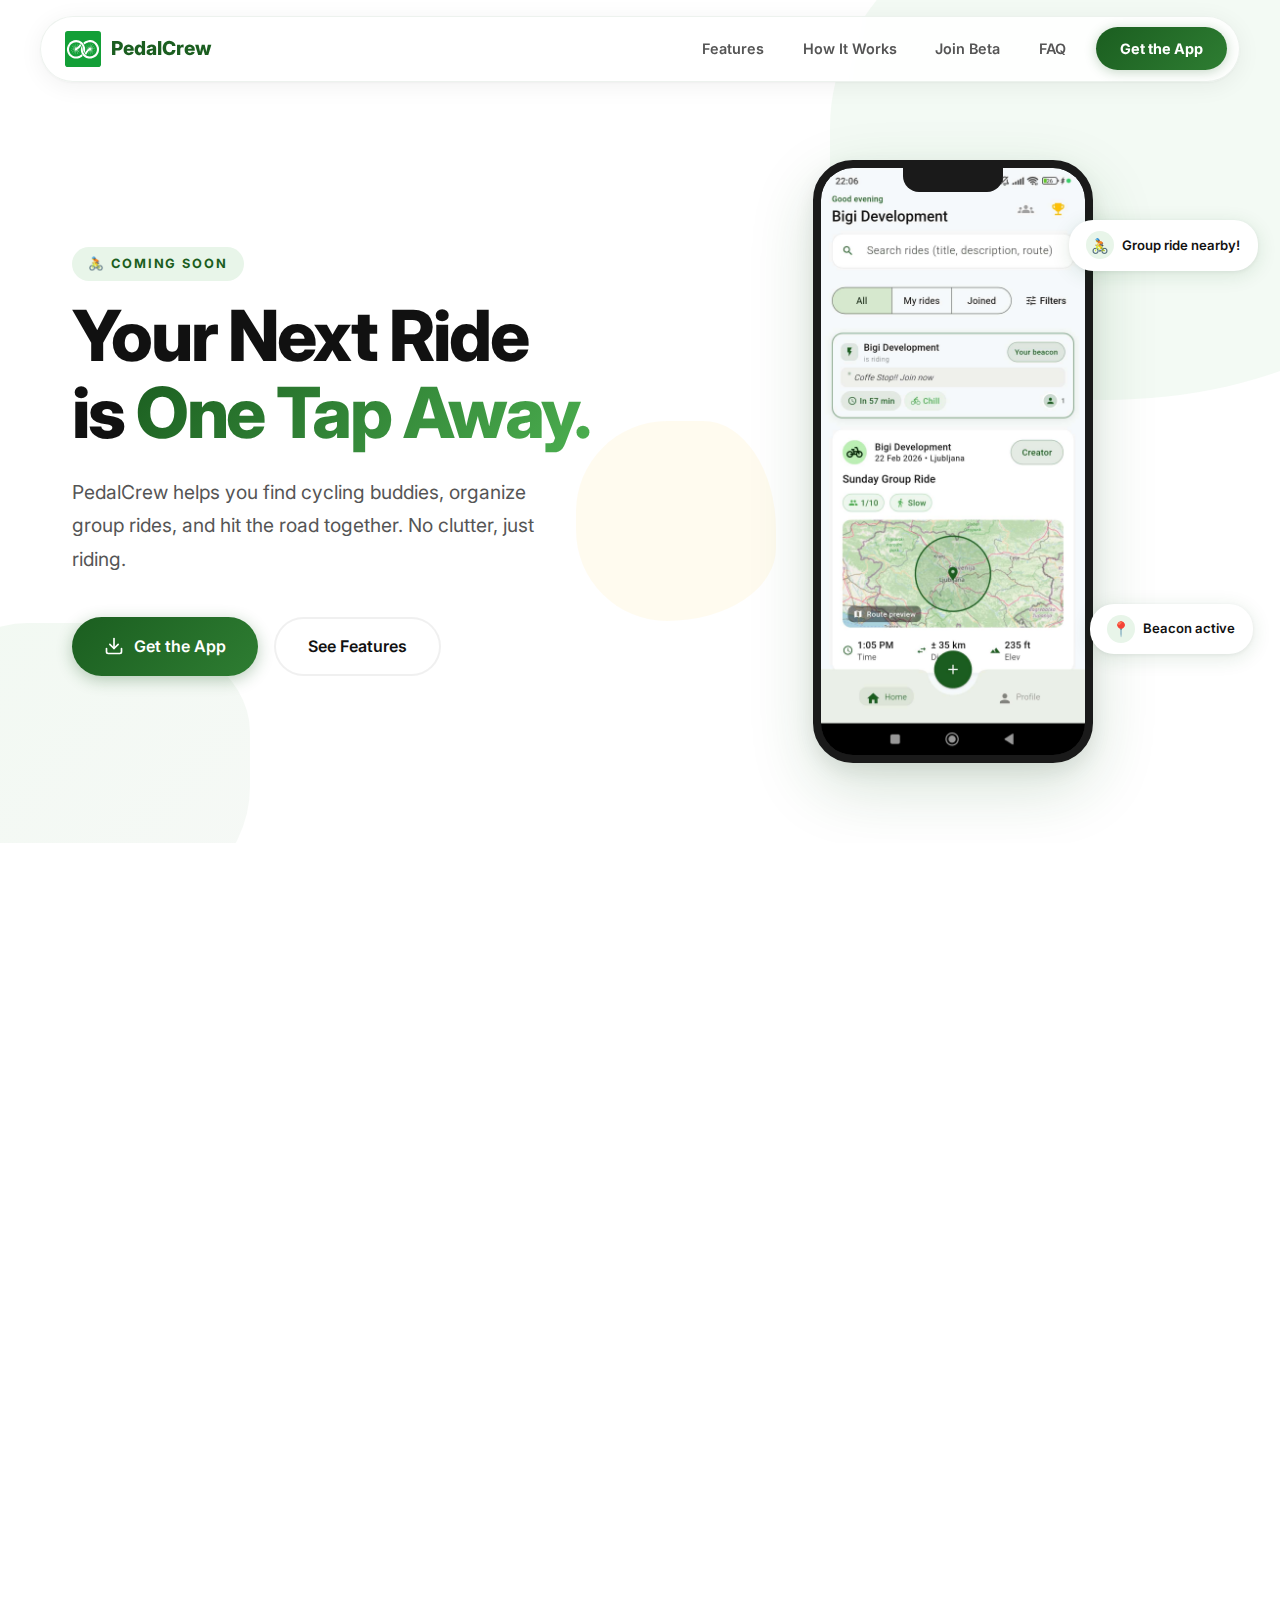
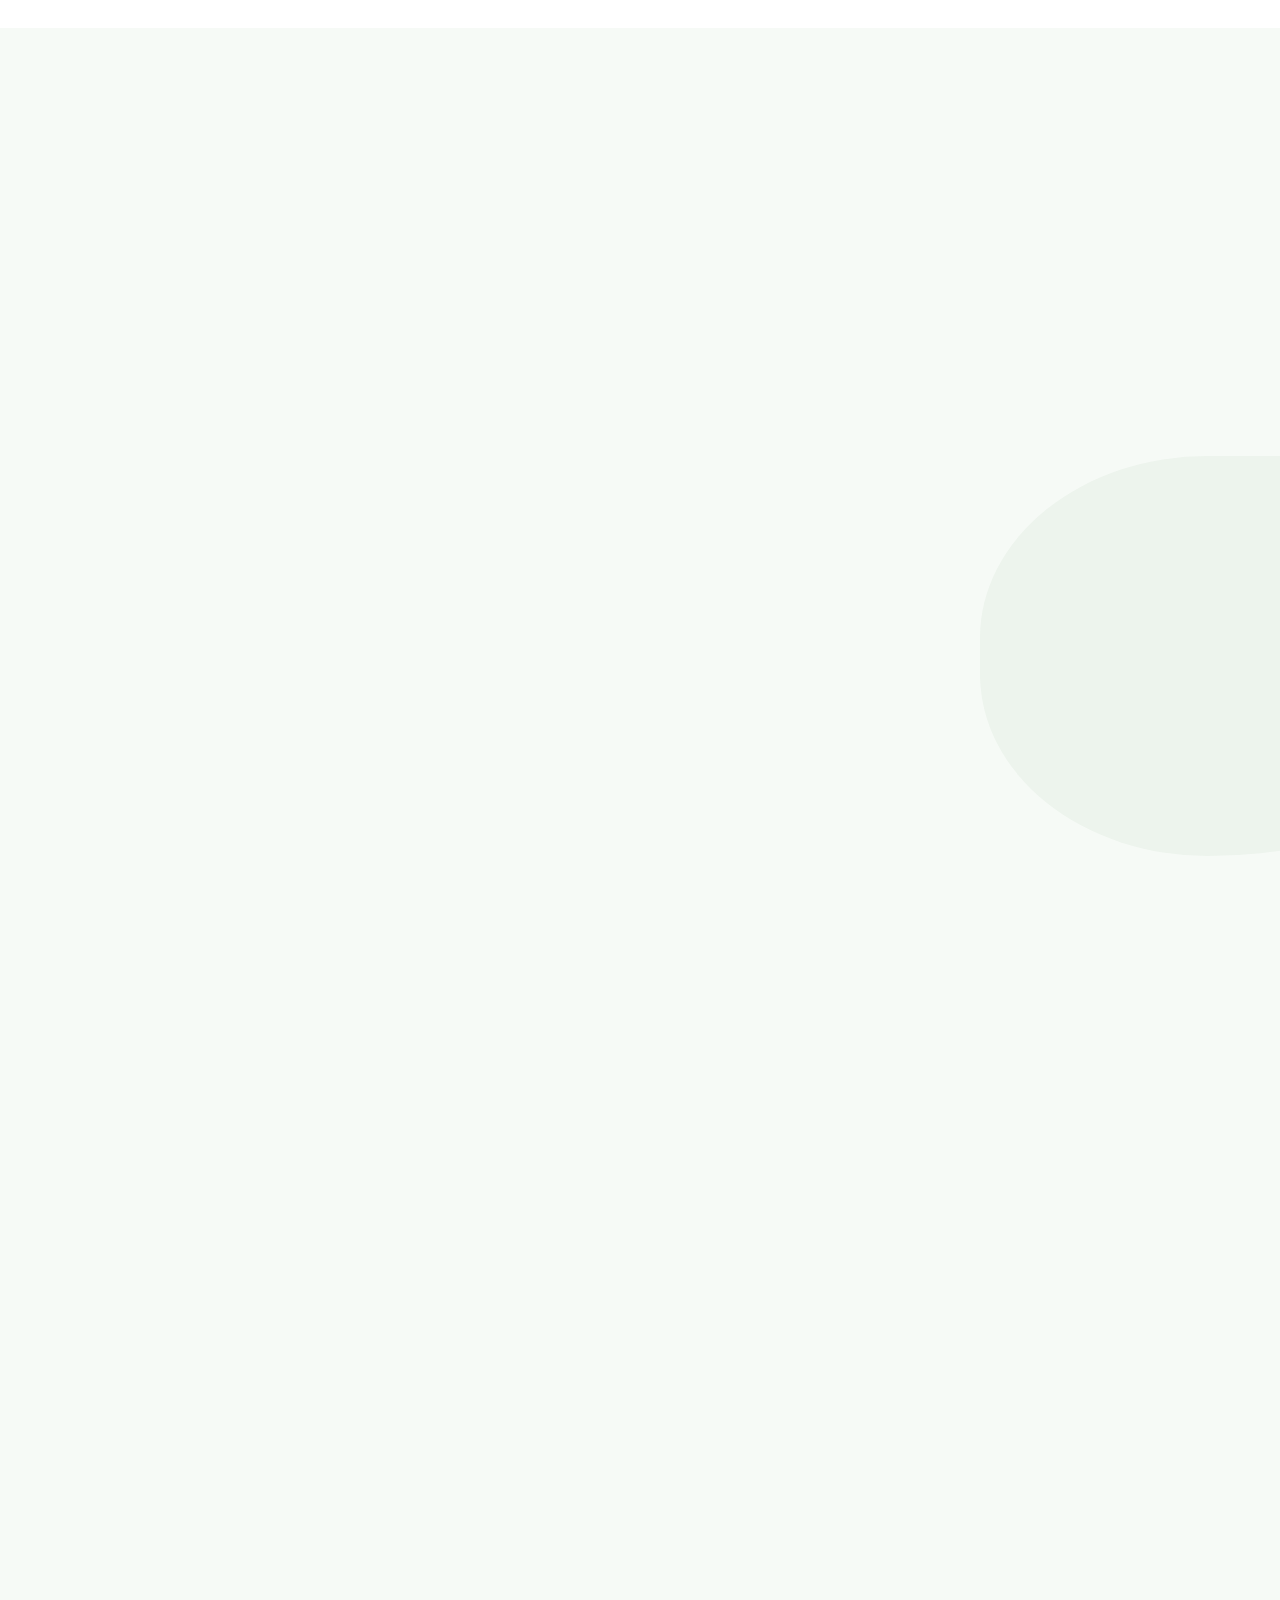
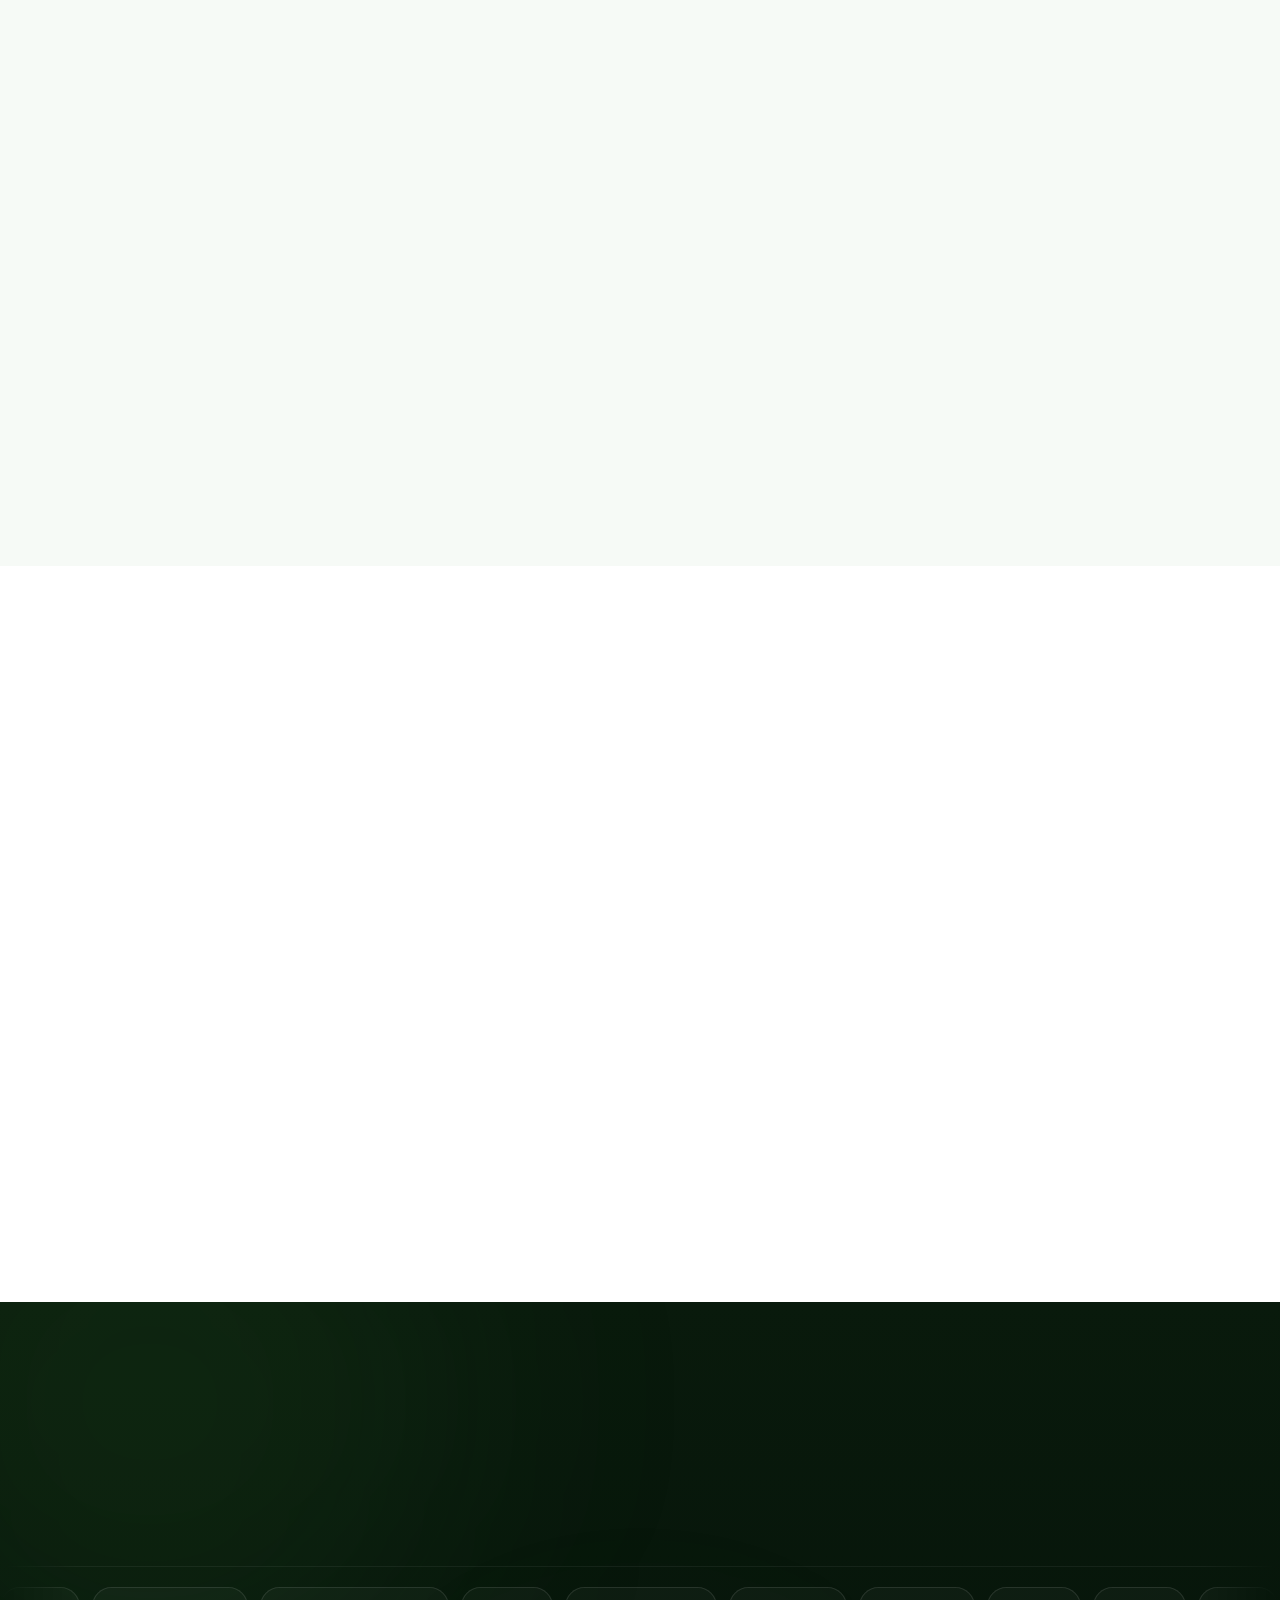
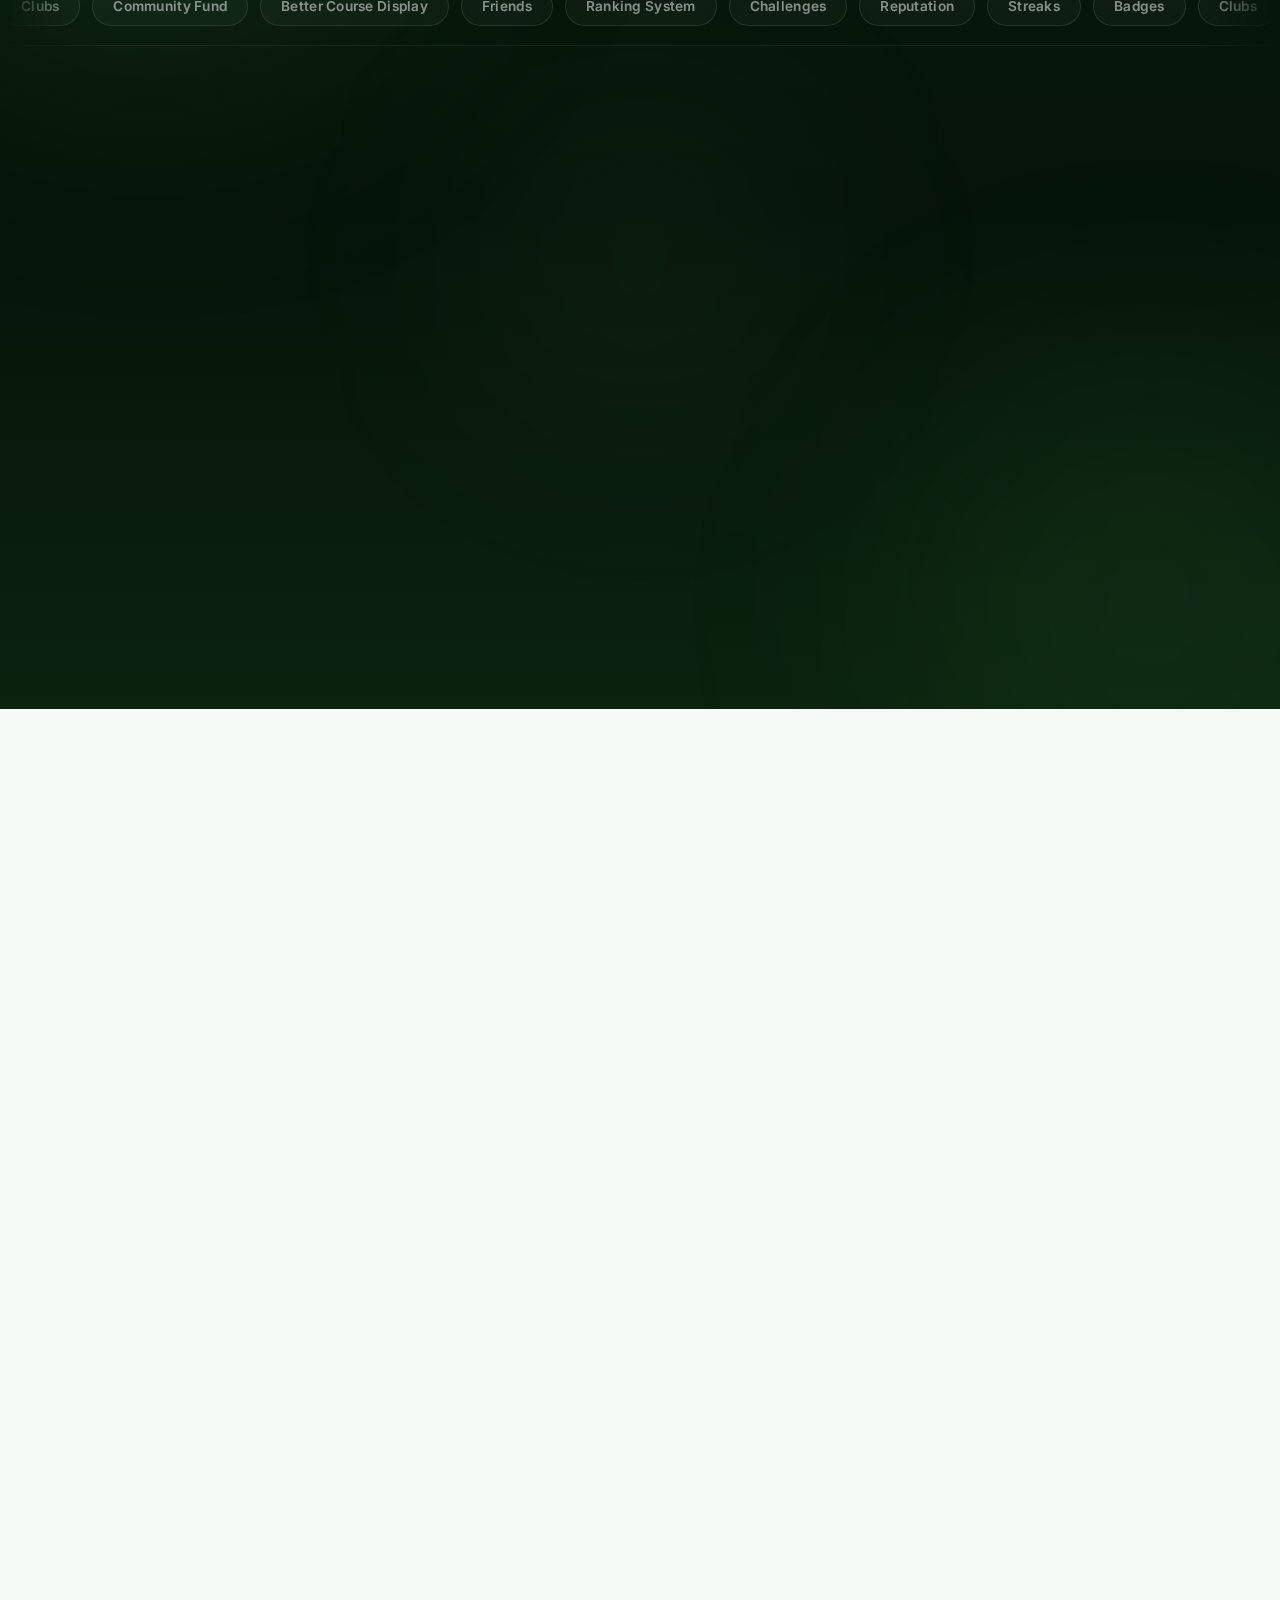
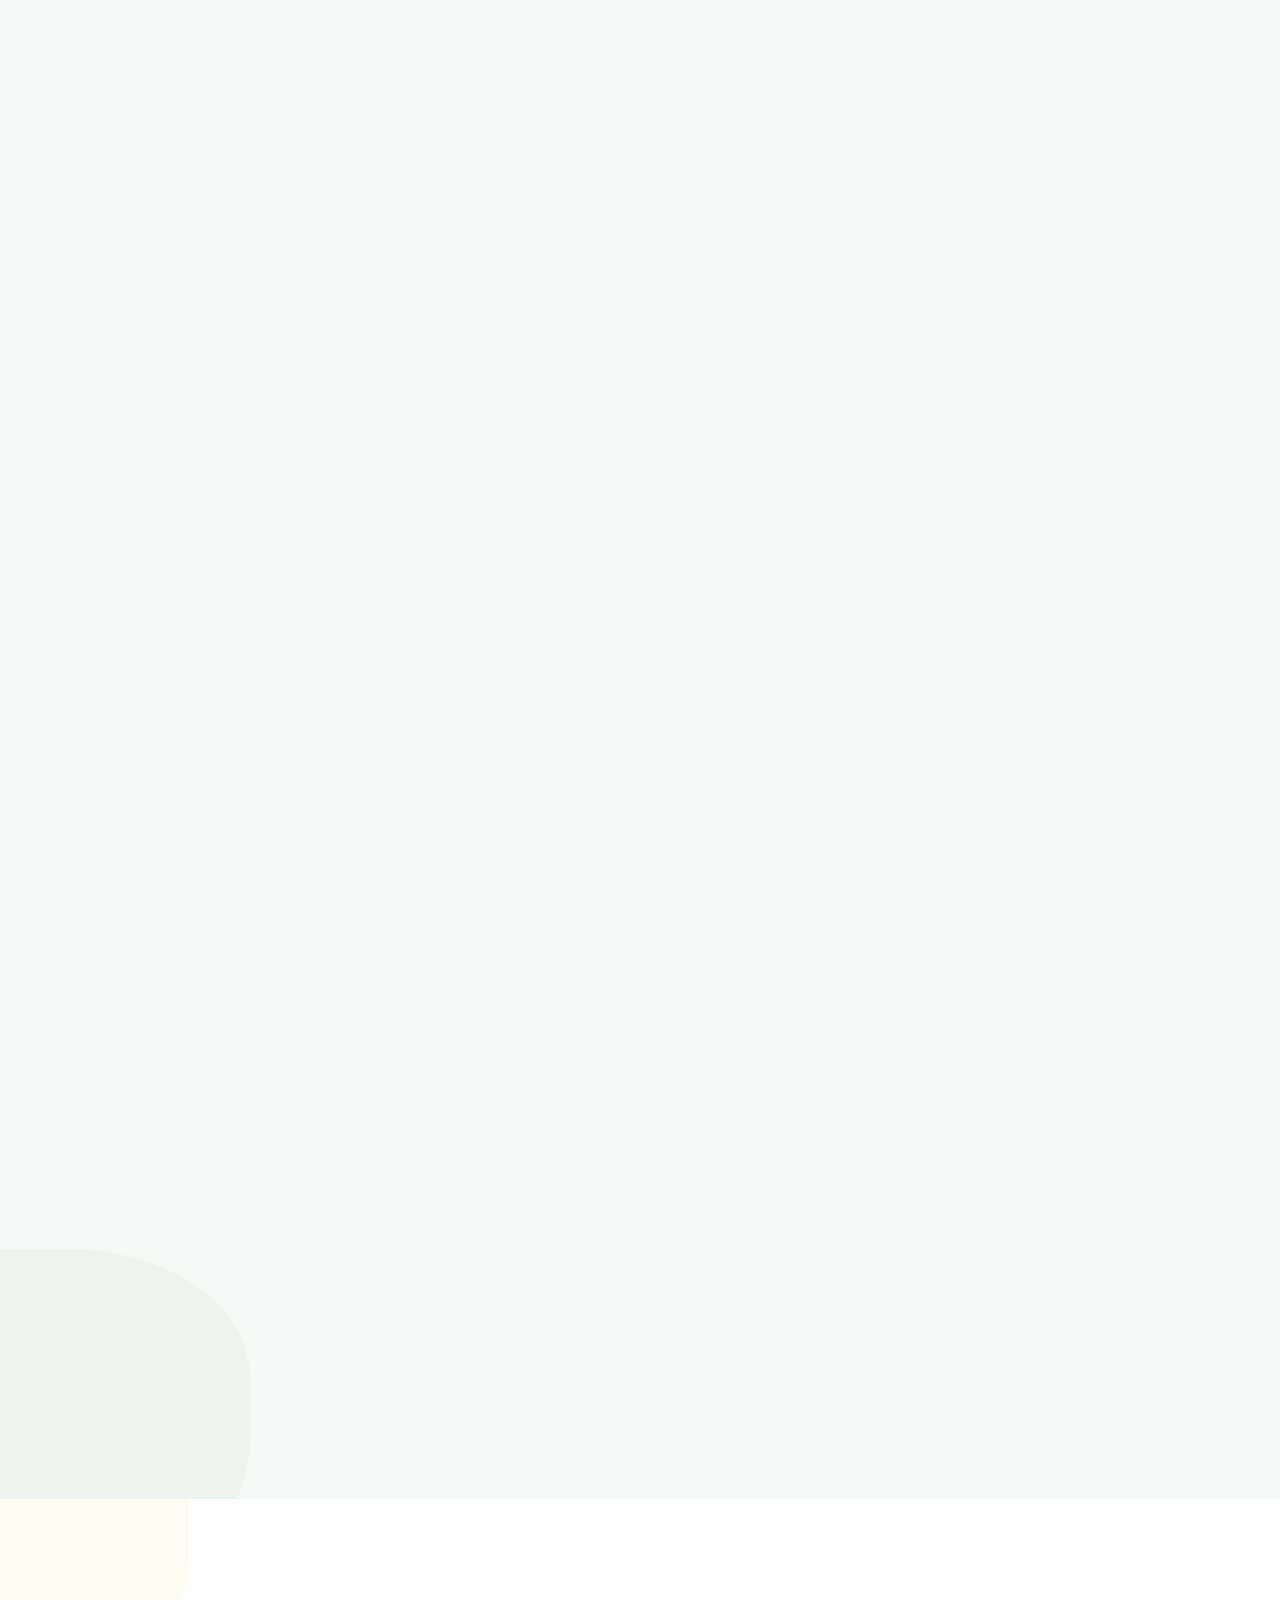
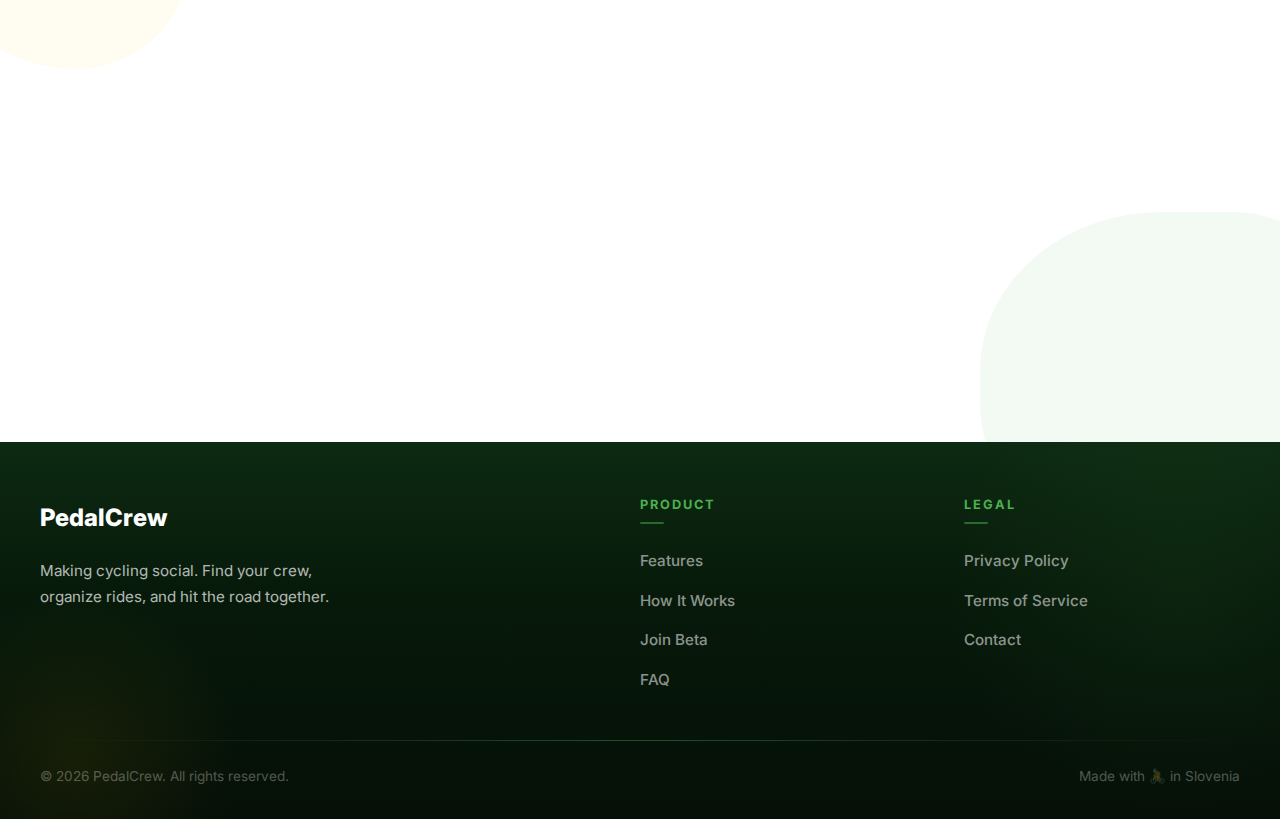
<file: index.html>
<!DOCTYPE html>
<html lang="en">

<head>
    <meta charset="UTF-8">
    <meta name="viewport" content="width=device-width, initial-scale=1.0">
    <title>PedalCrew — Your Next Ride is One Tap Away</title>
    <meta name="description"
        content="Find cycling buddies, organize group rides, and hit the road together. PedalCrew makes cycling social.">
    <meta name="theme-color" content="#1B5E20">

    <!-- Fonts -->
    <link rel="preconnect" href="https://fonts.googleapis.com">
    <link rel="preconnect" href="https://fonts.gstatic.com" crossorigin>
    <link href="https://fonts.googleapis.com/css2?family=Inter:wght@400;500;600;700;800&display=swap" rel="stylesheet">

    <!-- Styles -->
    <link rel="stylesheet" href="css/style.css">
    <link rel="icon" href="logo.svg" type="image/svg+xml">
</head>

<body>

    <!-- ===== NAVBAR ===== -->
    <nav class="navbar">
        <div class="nav-inner">
            <a href="#" class="nav-logo">
                <img src="logo.svg" alt="PedalCrew Logo">
                PedalCrew
            </a>
            <div class="nav-links" id="navLinks">
                <a href="#features">Features</a>
                <a href="#how-it-works">How It Works</a>
                <a href="#closed-testing">Join Beta</a>
                <a href="#faq">FAQ</a>
                <a href="#download" class="nav-cta">Get the App</a>
            </div>
            <button class="nav-toggle" id="navToggle" aria-label="Toggle menu">
                <span></span>
                <span></span>
                <span></span>
            </button>
        </div>
    </nav>

    <!-- ===== HERO ===== -->
    <section class="hero">
        <!-- Organic blobs -->
        <div class="hero-blob hero-blob--1"></div>
        <div class="hero-blob hero-blob--2"></div>
        <div class="hero-blob hero-blob--3"></div>

        <div class="container hero-grid">
            <div class="hero-content">
                <span class="section-label">🚴 Coming Soon</span>
                <h1>Your Next Ride<br>is <span class="text-gradient">One Tap Away.</span></h1>
                <p>
                    PedalCrew helps you find cycling buddies, organize group rides, and hit the road together.
                    No clutter, just riding.
                </p>
                <div class="hero-buttons">
                    <a href="#download" class="btn btn-primary">
                        <svg width="20" height="20" viewBox="0 0 24 24" fill="none" stroke="currentColor"
                            stroke-width="2" stroke-linecap="round" stroke-linejoin="round">
                            <path d="M21 15v4a2 2 0 01-2 2H5a2 2 0 01-2-2v-4" />
                            <polyline points="7 10 12 15 17 10" />
                            <line x1="12" y1="15" x2="12" y2="3" />
                        </svg>
                        Get the App
                    </a>
                    <a href="#features" class="btn btn-secondary">See Features</a>
                </div>
            </div>
            <div class="hero-visual">
                <div class="phone-mockup">
                    <img src="img/Home.jpg" alt="PedalCrew Home Screen">
                </div>
                <!-- Rotating floating badges -->
                <div class="badge-carousel">
                    <div class="phone-badge" data-slot="top-right">
                        <span class="badge-icon badge-icon--green">🚴</span>
                        Group ride nearby!
                    </div>
                    <div class="phone-badge" data-slot="left">
                        <span class="badge-icon badge-icon--amber">⚡</span>
                        2 riders joined
                    </div>
                    <div class="phone-badge" data-slot="bottom-right">
                        <span class="badge-icon badge-icon--green">📍</span>
                        Beacon active
                    </div>
                    <div class="phone-badge" data-slot="top-left">
                        <span class="badge-icon badge-icon--amber">🏆</span>
                        +15 points earned
                    </div>
                    <div class="phone-badge" data-slot="bottom-left">
                        <span class="badge-icon badge-icon--green">👥</span>
                        5 riders going
                    </div>
                    <div class="phone-badge" data-slot="right">
                        <span class="badge-icon badge-icon--amber">🔔</span>
                        New ride posted
                    </div>
                </div>
            </div>
        </div>
    </section>

    <!-- ===== FEEDBACK ===== -->
    <section class="feedback-section">
        <div class="container">
            <div class="fb-banner reveal">
                <div class="fb-banner-content">
                    <span class="section-label">💬 Built Together</span>
                    <h2>Your Voice <br>Builds the App</h2>
                    <p>We built a feedback system right into PedalCrew. Report bugs, suggest features, or just
                        tell us what you think — every message is read by real people on the team.</p>

                    <div class="fb-trust-row">
                        <div class="fb-trust-item">
                            <span class="fb-trust-icon">🐛</span>
                            <span>Bug Reports</span>
                        </div>
                        <div class="fb-trust-item">
                            <span class="fb-trust-icon">💡</span>
                            <span>Feature Ideas</span>
                        </div>
                        <div class="fb-trust-item">
                            <span class="fb-trust-icon">👤</span>
                            <span>Direct to Devs</span>
                        </div>
                    </div>

                    <span class="fb-cta-pill">📱 Settings → Send Feedback</span>
                </div>

                <div class="fb-banner-phone">
                    <div class="phone-mockup">
                        <img src="img/FeedbackSystem.jpg" alt="PedalCrew Feedback System">
                    </div>
                </div>
            </div>
        </div>
    </section>

    <!-- ===== FEATURES ===== -->
    <section id="features" class="features">
        <div class="features-blob"></div>
        <div class="container">
            <div class="section-header reveal">
                <span class="section-label">Features</span>
                <h2>Built for the Ride</h2>
                <p>Everything you need to organize group rides, stay connected, and build your cycling community.</p>
            </div>

            <!-- Feature 1: Group Rides -->
            <div class="feature-row reveal">
                <div class="feature-text">
                    <span class="feature-tag">👥 Group Rides</span>
                    <h3>Organize Rides in Seconds</h3>
                    <p>Create group rides with a title, time, stops, and pace. Your crew gets notified
                        about changes instantly.
                        Manage participants, handle waitlists, and keep everyone in sync.</p>
                </div>
                <div class="feature-phone">
                    <div class="phone-mockup">
                        <img src="img/GroupRideDetails2.jpg" alt="Group Ride Details">
                    </div>
                </div>
            </div>

            <!-- Feature 2: Beacons -->
            <div class="feature-row feature-row--reverse reveal">
                <div class="feature-text">
                    <span class="feature-tag">📍 Live Beacons</span>
                    <h3>Find Riders Near You</h3>
                    <p>Light a beacon and nearby cyclists can see you on the map. Perfect for spontaneous rides —
                        no planning needed, just tap and ride.</p>
                </div>
                <div class="feature-phone">
                    <div class="phone-mockup">
                        <img src="img/BeaconMap.jpg" alt="Beacon Map View">
                    </div>
                </div>
            </div>

            <!-- Feature 3: Profile -->
            <div class="feature-row reveal">
                <div class="feature-text">
                    <span class="feature-tag">🏆 Your Profile</span>
                    <h3>Track Your Riding Journey</h3>
                    <p>See your created and joined rides, earn points for participation, and build your rider
                        reputation.
                        Your cycling stats, all in one place.</p>
                </div>
                <div class="feature-phone">
                    <div class="phone-mockup">
                        <img src="img/Profile.jpg" alt="Rider Profile">
                    </div>
                </div>
            </div>
        </div>
    </section>

    <!-- ===== HOW IT WORKS ===== -->
    <section id="how-it-works" class="how-it-works">
        <div class="container">
            <div class="section-header reveal">
                <span class="section-label">How It Works</span>
                <h2>Three Steps to Your Next Ride</h2>
                <p>Getting your crew together has never been easier.</p>
            </div>

            <div class="steps-grid reveal">
                <div class="step-card">
                    <div class="step-number">1</div>
                    <h3>Create a Ride</h3>
                    <p>Set a time, place, pace, and max riders. Or light a quick beacon for a spontaneous ride.</p>
                </div>
                <div class="step-card">
                    <div class="step-number">2</div>
                    <h3>Friends Join In</h3>
                    <p>Your crew gets notified. They can join with one tap and see all the details instantly.</p>
                </div>
                <div class="step-card">
                    <div class="step-number">3</div>
                    <h3>Ride Together</h3>
                    <p>Meet up, ride out, earn points. Check in when you're done and track your progress.</p>
                </div>
            </div>
        </div>
    </section>

    <!-- ===== COMING NEXT (Dark Section) ===== -->
    <section id="coming-next" class="coming-next">
        <div class="coming-next-glow coming-next-glow--1"></div>
        <div class="coming-next-glow coming-next-glow--2"></div>
        <div class="coming-next-glow coming-next-glow--3"></div>

        <div class="container">
            <div class="section-header reveal">
                <span class="section-label">Coming Next</span>
                <h2>What's on the Horizon</h2>
                <p>We're building more than a ride app. Here's what's coming to PedalCrew.</p>
            </div>
        </div>

        <!-- Scrolling marquee -->
        <div class="marquee-wrap">
            <div class="marquee-track">
                <span class="marquee-item">Clubs</span>
                <span class="marquee-item">Community Fund</span>
                <span class="marquee-item">Better Course Display</span>
                <span class="marquee-item">Friends</span>
                <span class="marquee-item">Ranking System</span>
                <span class="marquee-item">Challenges</span>
                <span class="marquee-item">Reputation</span>
                <span class="marquee-item">Streaks</span>
                <span class="marquee-item">Badges</span>
                <span class="marquee-item">Clubs</span>
                <span class="marquee-item">Community Fund</span>
                <span class="marquee-item">Better Course Display</span>
                <span class="marquee-item">Friends</span>
                <span class="marquee-item">Ranking System</span>
                <span class="marquee-item">Challenges</span>
                <span class="marquee-item">Reputation</span>
                <span class="marquee-item">Streaks</span>
                <span class="marquee-item">Badges</span>
            </div>
        </div>

        <!-- 3D tilt cards -->
        <div class="container">
            <div class="tilt-grid reveal">
                <div class="tilt-card">
                    <div class="tilt-card-inner">
                        <div class="tilt-shine"></div>
                        <h3>Clubs</h3>
                        <p>Create or join cycling clubs. Organize regular rides, share a feed, and build a local
                            community around your riding scene.</p>
                    </div>
                </div>
                <div class="tilt-card">
                    <div class="tilt-card-inner">
                        <div class="tilt-shine"></div>
                        <h3>Community Fund</h3>
                        <p>Participate in the community fund. All the money from the optional ads goes to the free subscription.</p>
                    </div>
                </div>
                <div class="tilt-card">
                    <div class="tilt-card-inner">
                        <div class="tilt-shine"></div>
                        <h3>Better Course Display</h3>
                        <p>See the full route on a map before you join. Elevation profiles, distance markers, and
                            turn-by-turn previews.</p>
                    </div>
                </div>
                <div class="tilt-card">
                    <div class="tilt-card-inner">
                        <div class="tilt-shine"></div>
                        <h3>Friends</h3>
                        <p>Add friends, see what they're riding, and get notified when they head out.</p>
                    </div>
                </div>
                <div class="tilt-card">
                    <div class="tilt-card-inner">
                        <div class="tilt-shine"></div>
                        <h3>Ranking System</h3>
                        <p>Compete with riders in your area. Climb the leaderboard based on rides and points earned.</p>
                    </div>
                </div>
                <div class="tilt-card">
                    <div class="tilt-card-inner">
                        <div class="tilt-shine"></div>
                        <h3>Challenges</h3>
                        <p>Weekly and monthly challenges to push yourself. Complete goals and compete with your crew.
                        </p>
                    </div>
                </div>
                <div class="tilt-card">
                    <div class="tilt-card-inner">
                        <div class="tilt-shine"></div>
                        <h3>Reputation</h3>
                        <p>Build trust in the community. Show up consistently and earn your reputation score.</p>
                    </div>
                </div>
                <div class="tilt-card">
                    <div class="tilt-card-inner">
                        <div class="tilt-shine"></div>
                        <h3>Streaks</h3>
                        <p>Keep the momentum going. Ride regularly and watch your streak grow week after week.</p>
                    </div>
                </div>
                <div class="tilt-card">
                    <div class="tilt-card-inner">
                        <div class="tilt-shine"></div>
                        <h3>Badges</h3>
                        <p>Collect badges for milestones, achievements, and meaningful community contributions.</p>
                    </div>
                </div>
            </div>
        </div>
    </section>

    <!-- ===== CLOSED TESTING ===== -->
    <section id="closed-testing" class="closed-testing">
        <div class="container">
            <div class="section-header reveal">
                <span class="section-label">Closed Testing</span>
                <h2>Help Us Test PedalCrew</h2>
                <p>We're running a closed test and need cyclists to use the app for 14 days. Join our tester group to get the invite link and help shape PedalCrew before launch.</p>
            </div>

            <div class="ct-join reveal">
                <a href="https://groups.google.com/g/pedalcrew-closed-testing" target="_blank" rel="noopener noreferrer" class="btn btn-primary ct-cta">
                    <svg width="20" height="20" viewBox="0 0 24 24" fill="none" stroke="currentColor" stroke-width="2" stroke-linecap="round" stroke-linejoin="round">
                        <path d="M17 21v-2a4 4 0 0 0-4-4H5a4 4 0 0 0-4 4v2"/>
                        <circle cx="9" cy="7" r="4"/>
                        <path d="M23 21v-2a4 4 0 0 0-3-3.87"/>
                        <path d="M16 3.13a4 4 0 0 1 0 7.75"/>
                    </svg>
                    Join the Tester Group
                </a>
                <p class="ct-join-note">You'll need a Google account. After joining, we'll send the Play Store opt-in link.</p>
            </div>

            <div class="ct-steps reveal">
                <h3>What Happens After You Join</h3>
                <div class="steps-grid ct-steps-grid">
                    <div class="step-card">
                        <div class="step-number">1</div>
                        <h3>Join the Group</h3>
                        <p>Sign up with your Google account.</p>
                    </div>
                    <div class="step-card">
                        <div class="step-number">2</div>
                        <h3>Get the Link</h3>
                        <p>Receive the Play Store opt-in link via email or group post.</p>
                    </div>
                    <div class="step-card">
                        <div class="step-number">3</div>
                        <h3>Install & Use</h3>
                        <p>Accept the invite, install, and start riding.</p>
                    </div>
                    <div class="step-card">
                        <div class="step-number">4</div>
                        <h3>Feedback</h3>
                        <p>Report bugs and ideas through the in-app feedback.</p>
                    </div>
                    <div class="step-card">
                        <div class="step-number">5</div>
                        <h3>Stay Opted In</h3>
                        <p>Keep the app installed for the full 14 days.</p>
                    </div>
                </div>
            </div>

            <div class="ct-incentives reveal">
                <h3>Thank You for Testing</h3>
                <div class="ct-incentives-row">
                    <div class="ct-incentive">
                        <span class="ct-incentive-icon">🏅</span>
                        <span><strong>Tester badge</strong> — Exclusive badge in the app for closed testers</span>
                    </div>
                    <div class="ct-incentive">
                        <span class="ct-incentive-icon">✨</span>
                        <span><strong>Free subscription</strong> — Complimentary subscription when the paid tier launches</span>
                    </div>
                </div>
            </div>

            <div class="ct-notes reveal">
                <p><strong>Phone supported?</strong> — PedalCrew is currently Android-only.</p>
                <p><strong>Why 14 days?</strong> Google Play requires 14 days of closed testing before production.</p>
                <p><strong>Updates during testing?</strong> Yes — we'll push updates to fix bugs and improve the app based on your feedback.</p>
            </div>
        </div>
    </section>

    <!-- ===== FAQ ===== -->
    <section id="faq" class="faq">
        <div class="faq-blob"></div>
        <div class="container">
            <div class="section-header reveal">
                <span class="section-label">FAQ</span>
                <h2>Frequently Asked<br>Questions</h2>
            </div>

            <div class="faq-list reveal">
                <div class="faq-item">
                    <button class="faq-question">
                        What is PedalCrew?
                        <span class="faq-icon">+</span>
                    </button>
                    <div class="faq-answer">
                        <p>PedalCrew is a mobile app that helps cyclists organize group rides, find nearby riders
                            through
                            live beacons, and build their local cycling community. Think of it as a social layer for
                            your
                            riding life.</p>
                    </div>
                </div>

                <div class="faq-item">
                    <button class="faq-question">
                        Is PedalCrew free?
                        <span class="faq-icon">+</span>
                    </button>
                    <div class="faq-answer">
                        <p>Yes! PedalCrew is completely free to use. Create rides, join rides, use beacons — all at no
                            cost. We believe cycling communities shouldn't have a paywall. In the future, we will add a subscription that will only limit certain features which cost the most to maintain.</p>
                    </div>
                </div>

                <div class="faq-item">
                    <button class="faq-question">
                        How do I find riders near me?
                        <span class="faq-icon">+</span>
                    </button>
                    <div class="faq-answer">
                        <p>Use the Quick Beacon feature! Light a beacon and your location appears on the map for nearby
                            cyclists. They can see your pace, availability, and join you for a ride in seconds.</p>
                    </div>
                </div>

                <div class="faq-item">
                    <button class="faq-question">
                        Is PedalCrew available for iPhone?
                        <span class="faq-icon">+</span>
                    </button>
                    <div class="faq-answer">
                        <p>PedalCrew is currently available for Android. We're working hard on an iOS version — stay
                            tuned for updates!</p>
                    </div>
                </div>

                <div class="faq-item">
                    <button class="faq-question">
                        Is my location data safe?
                        <span class="faq-icon">+</span>
                    </button>
                    <div class="faq-answer">
                        <p>Absolutely. We never track your location in the background. Location is only used when you
                            actively create a beacon or set a meeting point. Check our
                            <a href="privacy.html" style="color: var(--c-primary); text-decoration: underline;">Privacy
                                Policy</a> for full details.
                        </p>
                    </div>
                </div>
                <div class="faq-item">
                    <button class="faq-question">
                        How do I become a beta tester?
                        <span class="faq-icon">+</span>
                    </button>
                    <div class="faq-answer">
                        <p>Join our <a href="#closed-testing" style="color: var(--c-primary); text-decoration: underline;">closed testing program</a>. You'll need an Android device and a Google account. Sign up via our tester group to receive the Play Store opt-in link.</p>
                    </div>
                </div>
                <div class="faq-item">
                    <button class="faq-question">
                        What happens if I uninstall during the test?
                        <span class="faq-icon">+</span>
                    </button>
                    <div class="faq-answer">
                        <p>Uninstalling or opting out during the 14-day period affects the whole group's progress toward production. We need testers to stay opted in for the full duration. If you must drop out, let us know in the tester group so we can plan accordingly.</p>
                    </div>
                </div>
            </div>
        </div>
    </section>

    <!-- ===== FINAL CTA ===== -->
    <section id="download" class="final-cta">
        <div class="final-cta-blob final-cta-blob--1"></div>
        <div class="final-cta-blob final-cta-blob--2"></div>
        <div class="container reveal">
            <span class="section-label">Ready?</span>
            <h2>Stop Scrolling.<br><span class="text-gradient">Start Pedaling.</span></h2>
            <p>Your next ride is waiting. Download PedalCrew and find your crew today.</p>
            <a href="#" class="btn btn-primary" style="font-size: 1.1rem; padding: 1rem 2.5rem;">
                <svg width="22" height="22" viewBox="0 0 24 24" fill="none" stroke="currentColor" stroke-width="2"
                    stroke-linecap="round" stroke-linejoin="round">
                    <path d="M21 15v4a2 2 0 01-2 2H5a2 2 0 01-2-2v-4" />
                    <polyline points="7 10 12 15 17 10" />
                    <line x1="12" y1="15" x2="12" y2="3" />
                </svg>
                Get the App
            </a>
        </div>
    </section>

    <!-- ===== FOOTER ===== -->
    <footer class="footer">

        <!-- Organic background blobs -->
        <div class="footer-blob footer-blob--1"></div>
        <div class="footer-blob footer-blob--2"></div>


        <div class="footer-content container">
            <div class="footer-grid">
                <div>
                    <div class="footer-brand">
                        PedalCrew
                    </div>
                    <p class="footer-desc">Making cycling social. Find your crew, organize rides, and hit the road
                        together.</p>
                </div>
                <div>
                    <h4>Product</h4>
                    <div class="footer-links">
                        <a href="#features">Features</a>
                        <a href="#how-it-works">How It Works</a>
                        <a href="#closed-testing">Join Beta</a>
                        <a href="#faq">FAQ</a>
                    </div>
                </div>
                <div>
                    <h4>Legal</h4>
                    <div class="footer-links">
                        <a href="privacy.html">Privacy Policy</a>
                        <a href="terms.html">Terms of Service</a>
                        <a href="mailto:developmentbigi@gmail.com">Contact</a>
                    </div>
                </div>
            </div>
            <hr class="footer-divider">
            <div class="footer-bottom">
                <span>&copy; 2026 PedalCrew. All rights reserved.</span>
                <span>Made with 🚴 in Slovenia</span>
            </div>
        </div>
    </footer>

    <!-- ===== SCRIPTS ===== -->
    <script>
        // Mobile menu toggle
        const navToggle = document.getElementById('navToggle');
        const navLinks = document.getElementById('navLinks');
        navToggle.addEventListener('click', () => {
            navLinks.classList.toggle('open');
        });
        // Close menu on link click
        navLinks.querySelectorAll('a').forEach(link => {
            link.addEventListener('click', () => navLinks.classList.remove('open'));
        });

        // FAQ accordion
        document.querySelectorAll('.faq-question').forEach(btn => {
            btn.addEventListener('click', () => {
                const item = btn.parentElement;
                const isActive = item.classList.contains('active');
                // Close all
                document.querySelectorAll('.faq-item').forEach(i => i.classList.remove('active'));
                // Toggle current
                if (!isActive) item.classList.add('active');
            });
        });

        // Scroll reveal
        const observer = new IntersectionObserver((entries) => {
            entries.forEach(entry => {
                if (entry.isIntersecting) {
                    entry.target.classList.add('visible');
                    observer.unobserve(entry.target);
                }
            });
        }, { threshold: 0.05, rootMargin: '0px 0px -30px 0px' });

        document.querySelectorAll('.reveal').forEach(el => observer.observe(el));

        // Navbar scroll shadow
        const navbar = document.querySelector('.navbar');
        window.addEventListener('scroll', () => {
            navbar.classList.toggle('scrolled', window.scrollY > 20);
        }, { passive: true });

        // 3D Tilt Cards (skip on touch devices)
        const isTouchDevice = 'ontouchstart' in window || navigator.maxTouchPoints > 0;
        if (!isTouchDevice) {
            document.querySelectorAll('.tilt-card').forEach(card => {
                const shine = card.querySelector('.tilt-shine');

                card.addEventListener('mousemove', (e) => {
                    const rect = card.getBoundingClientRect();
                    const x = e.clientX - rect.left;
                    const y = e.clientY - rect.top;
                    const centerX = rect.width / 2;
                    const centerY = rect.height / 2;
                    const rotateX = ((y - centerY) / centerY) * -12;
                    const rotateY = ((x - centerX) / centerX) * 12;

                    card.style.transform = `rotateX(${rotateX}deg) rotateY(${rotateY}deg)`;

                    if (shine) {
                        const pctX = ((x / rect.width) * 100).toFixed(1);
                        const pctY = ((y / rect.height) * 100).toFixed(1);
                        shine.style.setProperty('--mouse-x', pctX + '%');
                        shine.style.setProperty('--mouse-y', pctY + '%');
                    }
                });

                card.addEventListener('mouseleave', () => {
                    card.style.transform = 'rotateX(0) rotateY(0)';
                });
            });
        }

        // ---- Badge Carousel (Hero section) ----
        (function initBadgeCarousel() {
            const badges = document.querySelectorAll('.badge-carousel .phone-badge');
            if (!badges.length) return;

            // Skip animation for users who prefer reduced motion
            const prefersReducedMotion = window.matchMedia('(prefers-reduced-motion: reduce)').matches;
            if (prefersReducedMotion) {
                // Show first two badges statically
                badges[0]?.classList.add('badge-visible');
                badges[1]?.classList.add('badge-visible');
                return;
            }

            const SHOW_COUNT = 2;       // How many badges visible at once
            const CYCLE_MS = 4000;       // Total cycle interval
            const STAGGER_MS = 700;      // Stagger between the two badges appearing
            const EXIT_MS = 1000;        // Wait for fade-out to finish before showing new

            let activeBadges = [];
            let pool = [...Array(badges.length).keys()]; // indices
            let carouselRunning = false;
            let intervalId = null;

            // Fisher-Yates shuffle
            function shuffle(arr) {
                for (let i = arr.length - 1; i > 0; i--) {
                    const j = Math.floor(Math.random() * (i + 1));
                    [arr[i], arr[j]] = [arr[j], arr[i]];
                }
                return arr;
            }

            // Pick N random indices, avoiding the currently-active ones
            function pickNext(count) {
                const available = pool.filter(i => !activeBadges.includes(i));
                shuffle(available);
                return available.slice(0, count);
            }

            function hideAll() {
                badges.forEach(b => {
                    b.classList.remove('badge-visible');
                    b.classList.add('badge-exiting');
                });
            }

            function showBadges(indices) {
                indices.forEach((idx, i) => {
                    setTimeout(() => {
                        const badge = badges[idx];
                        badge.classList.remove('badge-exiting');
                        badge.classList.add('badge-visible');
                    }, i * STAGGER_MS);
                });
                activeBadges = indices;
            }

            function cycle() {
                // First: exit current badges
                hideAll();

                // After exit transition: show new ones
                setTimeout(() => {
                    const next = pickNext(SHOW_COUNT);
                    showBadges(next);
                }, EXIT_MS);
            }

            function startCarousel() {
                if (carouselRunning) return;
                carouselRunning = true;

                // Immediate first show
                const first = pickNext(SHOW_COUNT);
                showBadges(first);

                intervalId = setInterval(cycle, CYCLE_MS);
            }

            function stopCarousel() {
                if (!carouselRunning) return;
                carouselRunning = false;
                clearInterval(intervalId);
                hideAll();
                activeBadges = [];
            }

            // Only run carousel when hero is visible
            const heroSection = document.querySelector('.hero');
            if (heroSection) {
                const heroObserver = new IntersectionObserver((entries) => {
                    entries.forEach(entry => {
                        if (entry.isIntersecting) {
                            startCarousel();
                        } else {
                            stopCarousel();
                        }
                    });
                }, { threshold: 0.15 });
                heroObserver.observe(heroSection);
            }
        })();
    </script>

</body>

</html>
</file>
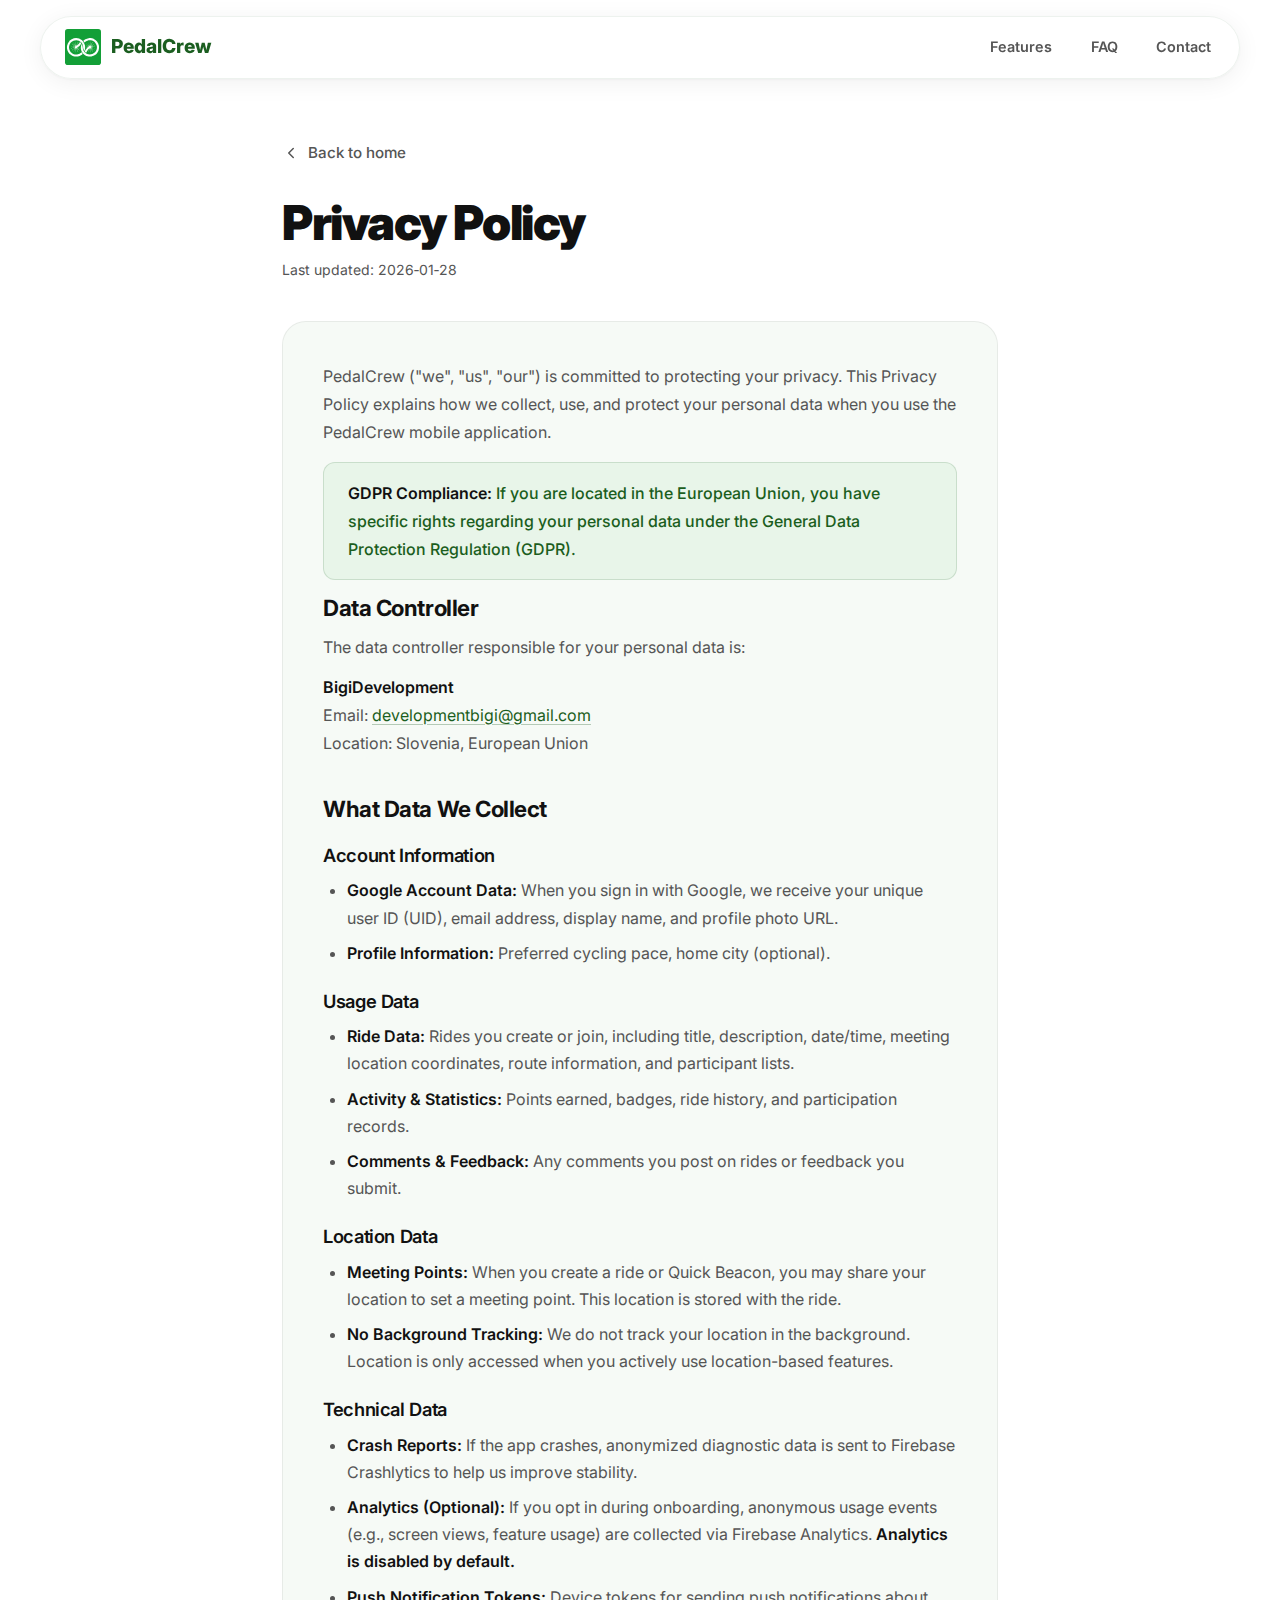
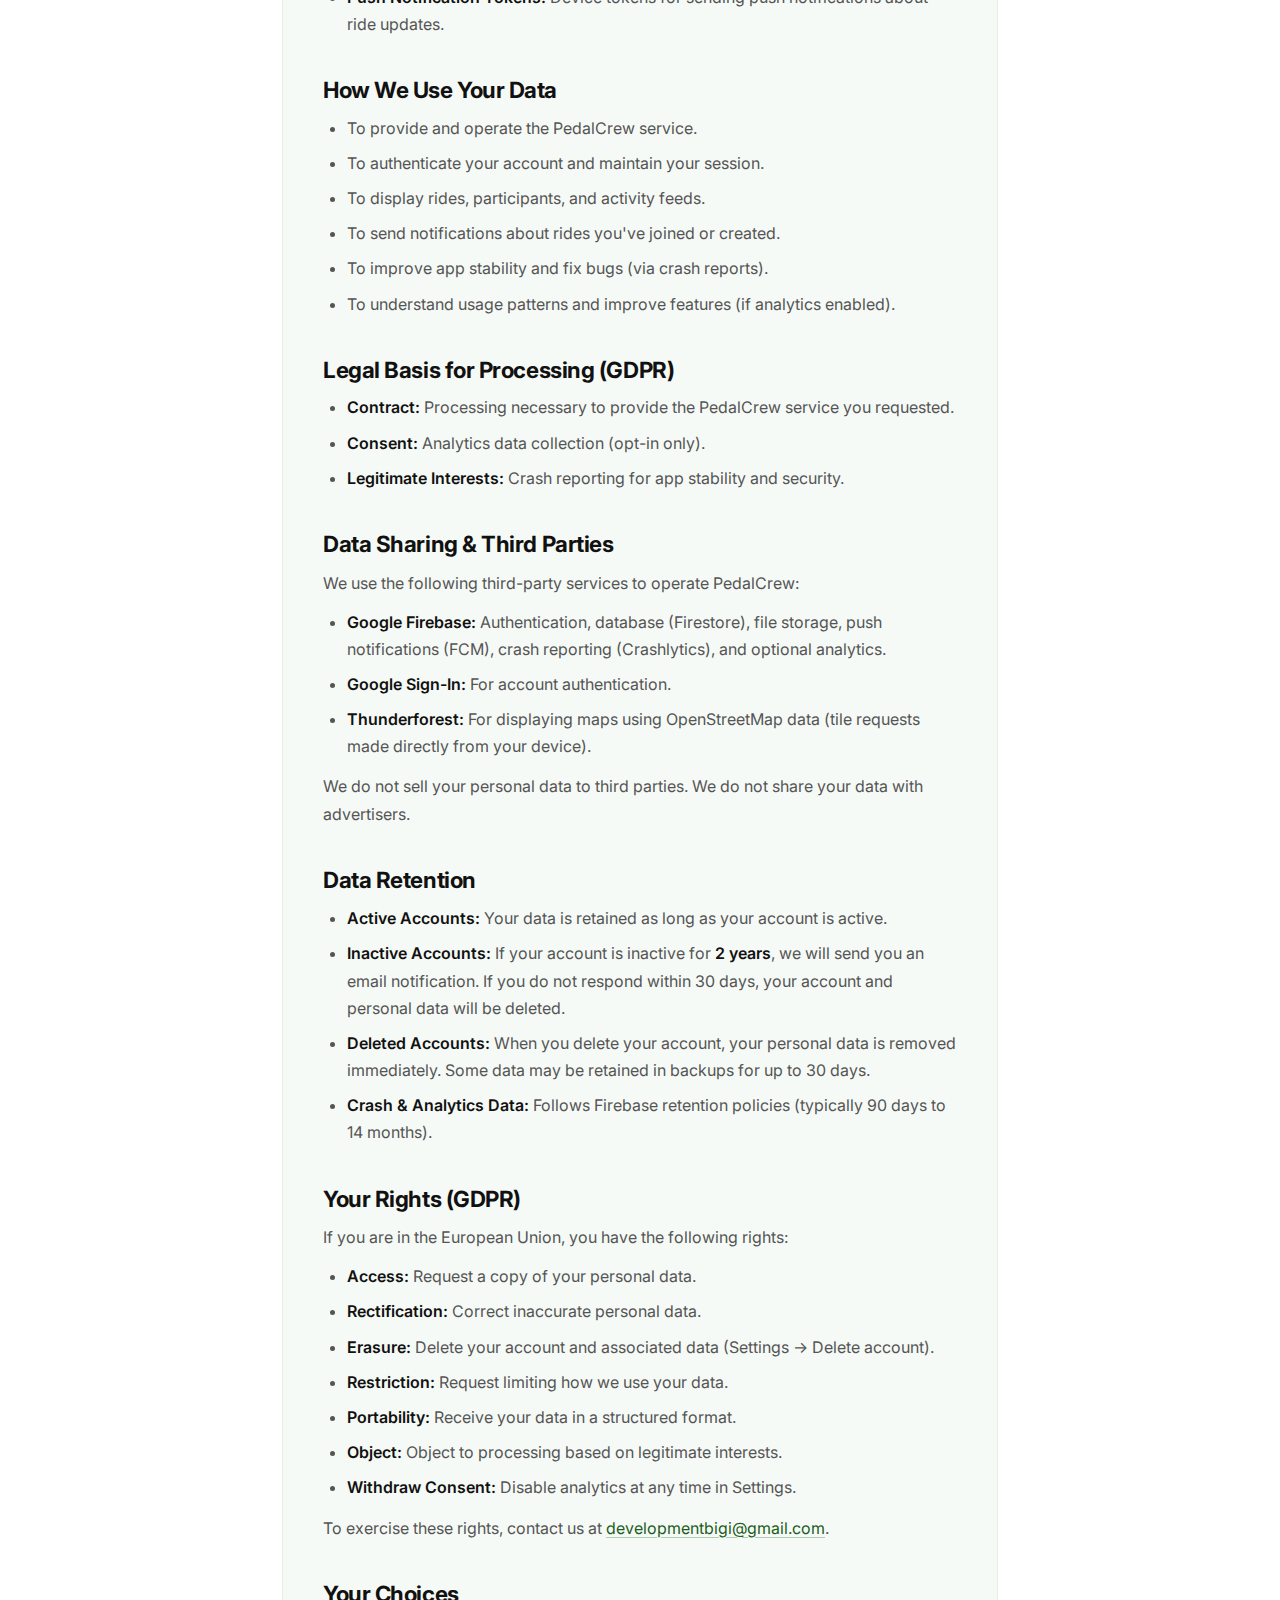
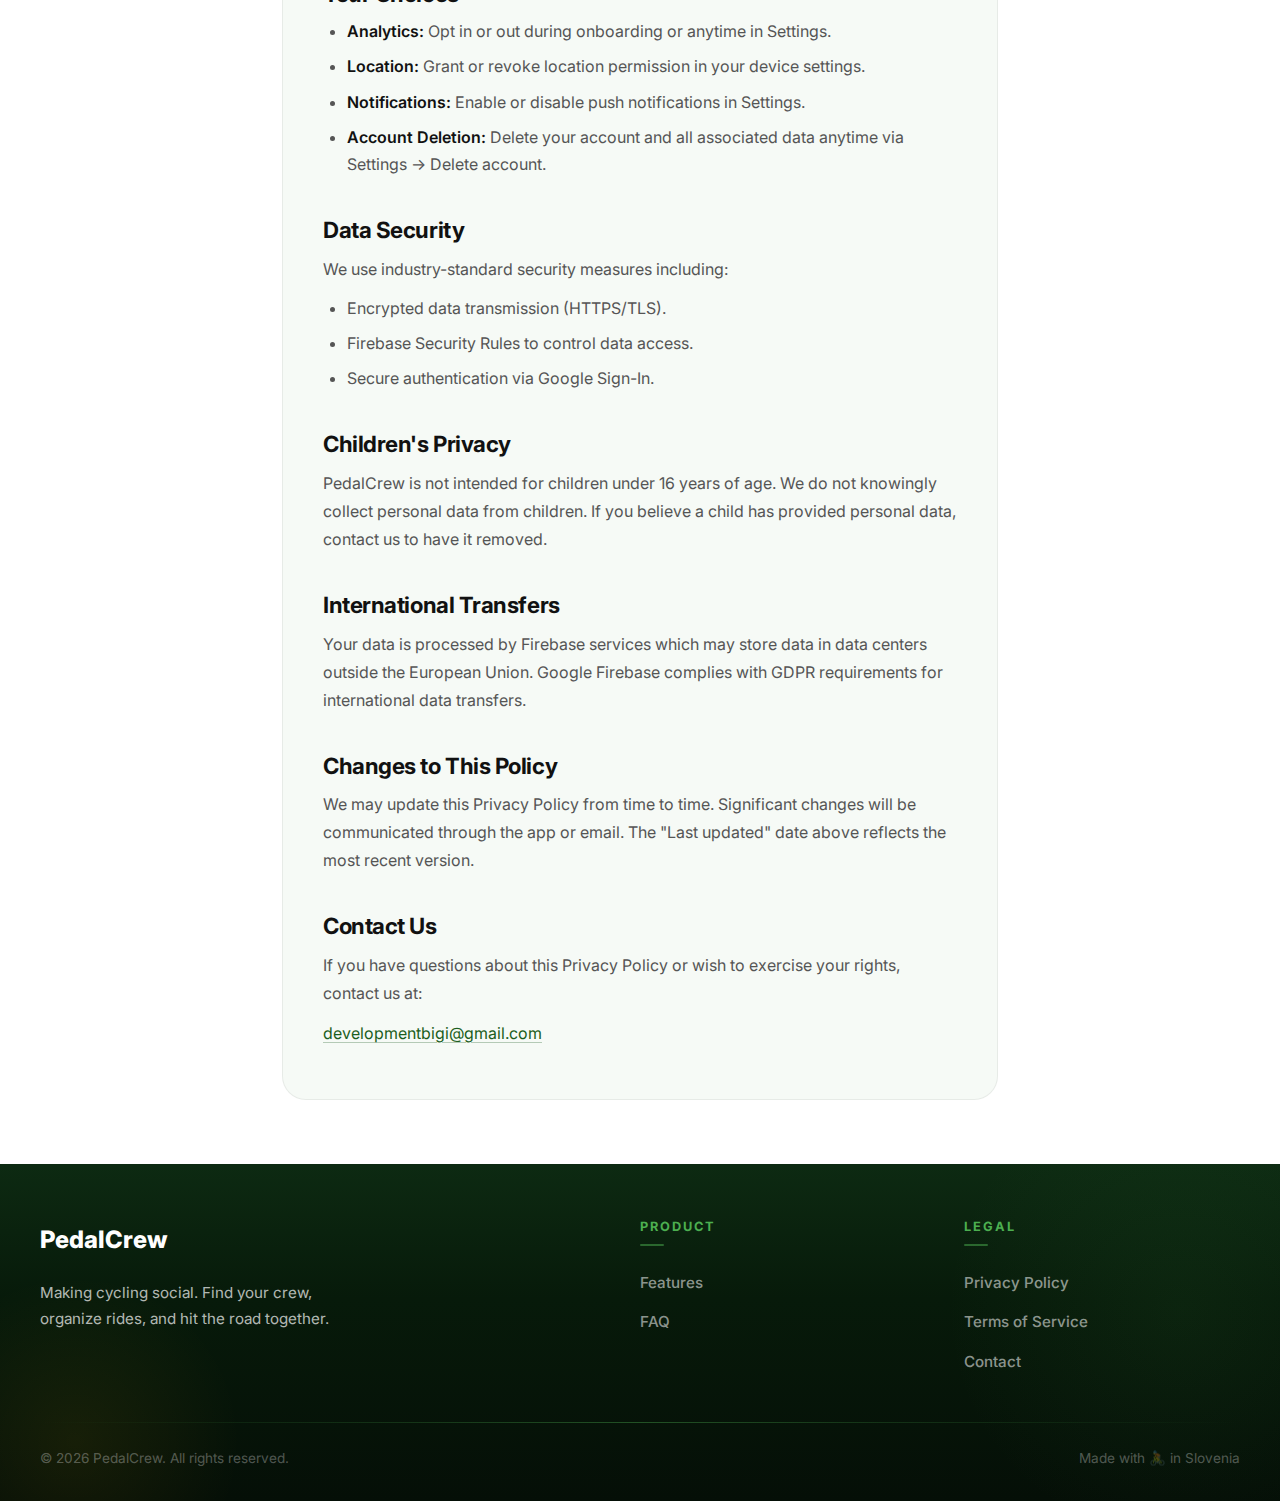
<file: privacy.html>
<!DOCTYPE html>
<html lang="en">

<head>
    <meta charset="utf-8">
    <title>Privacy Policy – PedalCrew</title>
    <meta name="viewport" content="width=device-width, initial-scale=1">
    <meta name="description" content="Privacy policy for the PedalCrew mobile app and website.">
    <meta name="theme-color" content="#1B5E20">
    <link rel="icon" href="logo.svg" type="image/svg+xml">
    <link rel="preconnect" href="https://fonts.googleapis.com">
    <link rel="preconnect" href="https://fonts.gstatic.com" crossorigin>
    <link href="https://fonts.googleapis.com/css2?family=Inter:wght@400;500;600;700;800&display=swap" rel="stylesheet">
    <link rel="stylesheet" href="css/style.css">
    <link rel="stylesheet" href="css/legal.css">
</head>

<body>

    <!-- Navigation -->
    <nav class="navbar">
        <div class="nav-inner">
            <a href="index.html" class="nav-logo">
                <img src="logo.svg" alt="PedalCrew Logo">
                PedalCrew
            </a>
            <div class="nav-links" id="navLinks">
                <a href="index.html#features">Features</a>
                <a href="index.html#faq">FAQ</a>
                <a href="mailto:developmentbigi@gmail.com">Contact</a>
            </div>
            <button class="nav-toggle" id="navToggle" aria-label="Toggle menu">
                <span></span><span></span><span></span>
            </button>
        </div>
    </nav>

    <div class="legal-page">
        <div class="legal-container">
            <a href="index.html" class="legal-back">
                <svg viewBox="0 0 24 24" fill="none" stroke="currentColor" stroke-width="2" stroke-linecap="round"
                    stroke-linejoin="round">
                    <polyline points="15 18 9 12 15 6" />
                </svg>
                Back to home
            </a>

            <h1 class="legal-title">Privacy Policy</h1>
            <p class="legal-updated">Last updated: 2026‑01‑28</p>

            <div class="legal-content">
                <p>PedalCrew ("we", "us", "our") is committed to protecting your privacy. This Privacy Policy explains
                    how we collect, use, and protect your personal data when you use the PedalCrew mobile application.
                </p>

                <div class="highlight-box">
                    <p><strong>GDPR Compliance:</strong> If you are located in the European Union, you have specific
                        rights regarding your personal data under the General Data Protection Regulation (GDPR).</p>
                </div>

                <h2>Data Controller</h2>
                <p>The data controller responsible for your personal data is:</p>
                <p><strong>BigiDevelopment</strong><br>
                    Email: <a href="mailto:developmentbigi@gmail.com">developmentbigi@gmail.com</a><br>
                    Location: Slovenia, European Union</p>

                <h2>What Data We Collect</h2>

                <h3>Account Information</h3>
                <ul>
                    <li><strong>Google Account Data:</strong> When you sign in with Google, we receive your unique user
                        ID (UID), email address, display name, and profile photo URL.</li>
                    <li><strong>Profile Information:</strong> Preferred cycling pace, home city (optional).</li>
                </ul>

                <h3>Usage Data</h3>
                <ul>
                    <li><strong>Ride Data:</strong> Rides you create or join, including title, description, date/time,
                        meeting location coordinates, route information, and participant lists.</li>
                    <li><strong>Activity & Statistics:</strong> Points earned, badges, ride history, and participation
                        records.</li>
                    <li><strong>Comments & Feedback:</strong> Any comments you post on rides or feedback you submit.
                    </li>
                </ul>

                <h3>Location Data</h3>
                <ul>
                    <li><strong>Meeting Points:</strong> When you create a ride or Quick Beacon, you may share your
                        location to set a meeting point. This location is stored with the ride.</li>
                    <li><strong>No Background Tracking:</strong> We do not track your location in the background.
                        Location is only accessed when you actively use location-based features.</li>
                </ul>

                <h3>Technical Data</h3>
                <ul>
                    <li><strong>Crash Reports:</strong> If the app crashes, anonymized diagnostic data is sent to
                        Firebase Crashlytics to help us improve stability.</li>
                    <li><strong>Analytics (Optional):</strong> If you opt in during onboarding, anonymous usage events
                        (e.g., screen views, feature usage) are collected via Firebase Analytics. <strong>Analytics is
                            disabled by default.</strong></li>
                    <li><strong>Push Notification Tokens:</strong> Device tokens for sending push notifications about
                        ride updates.</li>
                </ul>

                <h2>How We Use Your Data</h2>
                <ul>
                    <li>To provide and operate the PedalCrew service.</li>
                    <li>To authenticate your account and maintain your session.</li>
                    <li>To display rides, participants, and activity feeds.</li>
                    <li>To send notifications about rides you've joined or created.</li>
                    <li>To improve app stability and fix bugs (via crash reports).</li>
                    <li>To understand usage patterns and improve features (if analytics enabled).</li>
                </ul>

                <h2>Legal Basis for Processing (GDPR)</h2>
                <ul>
                    <li><strong>Contract:</strong> Processing necessary to provide the PedalCrew service you requested.
                    </li>
                    <li><strong>Consent:</strong> Analytics data collection (opt-in only).</li>
                    <li><strong>Legitimate Interests:</strong> Crash reporting for app stability and security.</li>
                </ul>

                <h2>Data Sharing & Third Parties</h2>
                <p>We use the following third-party services to operate PedalCrew:</p>
                <ul>
                    <li><strong>Google Firebase:</strong> Authentication, database (Firestore), file storage, push
                        notifications (FCM), crash reporting (Crashlytics), and optional analytics.</li>
                    <li><strong>Google Sign-In:</strong> For account authentication.</li>
                    <li><strong>Thunderforest:</strong> For displaying maps using OpenStreetMap data (tile requests made directly from your device).</li>
                </ul>
                <p>We do not sell your personal data to third parties. We do not share your data with advertisers.</p>

                <h2>Data Retention</h2>
                <ul>
                    <li><strong>Active Accounts:</strong> Your data is retained as long as your account is active.</li>
                    <li><strong>Inactive Accounts:</strong> If your account is inactive for <strong>2 years</strong>, we
                        will send you an email notification. If you do not respond within 30 days, your account and
                        personal data will be deleted.</li>
                    <li><strong>Deleted Accounts:</strong> When you delete your account, your personal data is removed
                        immediately. Some data may be retained in backups for up to 30 days.</li>
                    <li><strong>Crash & Analytics Data:</strong> Follows Firebase retention policies (typically 90 days
                        to 14 months).</li>
                </ul>

                <h2>Your Rights (GDPR)</h2>
                <p>If you are in the European Union, you have the following rights:</p>
                <ul>
                    <li><strong>Access:</strong> Request a copy of your personal data.</li>
                    <li><strong>Rectification:</strong> Correct inaccurate personal data.</li>
                    <li><strong>Erasure:</strong> Delete your account and associated data (Settings → Delete account).
                    </li>
                    <li><strong>Restriction:</strong> Request limiting how we use your data.</li>
                    <li><strong>Portability:</strong> Receive your data in a structured format.</li>
                    <li><strong>Object:</strong> Object to processing based on legitimate interests.</li>
                    <li><strong>Withdraw Consent:</strong> Disable analytics at any time in Settings.</li>
                </ul>
                <p>To exercise these rights, contact us at <a
                        href="mailto:developmentbigi@gmail.com">developmentbigi@gmail.com</a>.</p>

                <h2>Your Choices</h2>
                <ul>
                    <li><strong>Analytics:</strong> Opt in or out during onboarding or anytime in Settings.</li>
                    <li><strong>Location:</strong> Grant or revoke location permission in your device settings.</li>
                    <li><strong>Notifications:</strong> Enable or disable push notifications in Settings.</li>
                    <li><strong>Account Deletion:</strong> Delete your account and all associated data anytime via
                        Settings → Delete account.</li>
                </ul>

                <h2>Data Security</h2>
                <p>We use industry-standard security measures including:</p>
                <ul>
                    <li>Encrypted data transmission (HTTPS/TLS).</li>
                    <li>Firebase Security Rules to control data access.</li>
                    <li>Secure authentication via Google Sign-In.</li>
                </ul>

                <h2>Children's Privacy</h2>
                <p>PedalCrew is not intended for children under 16 years of age. We do not knowingly collect personal
                    data from children. If you believe a child has provided personal data, contact us to have it
                    removed.</p>

                <h2>International Transfers</h2>
                <p>Your data is processed by Firebase services which may store data in data centers outside the European
                    Union. Google Firebase complies with GDPR requirements for international data transfers.</p>

                <h2>Changes to This Policy</h2>
                <p>We may update this Privacy Policy from time to time. Significant changes will be communicated through
                    the app or email. The "Last updated" date above reflects the most recent version.</p>

                <h2>Contact Us</h2>
                <p>If you have questions about this Privacy Policy or wish to exercise your rights, contact us at:</p>
                <p><a href="mailto:developmentbigi@gmail.com">developmentbigi@gmail.com</a></p>
            </div>
        </div>
    </div>

    <!-- Footer -->
    <footer class="footer">
        <div class="footer-blob footer-blob--1"></div>
        <div class="footer-blob footer-blob--2"></div>
        <div class="footer-content container">
            <div class="footer-grid">
                <div>
                    <div class="footer-brand">
                        PedalCrew
                    </div>
                    <p class="footer-desc">Making cycling social. Find your crew, organize rides, and hit the road
                        together.</p>
                </div>
                <div>
                    <h4>Product</h4>
                    <div class="footer-links">
                        <a href="index.html#features">Features</a>
                        <a href="index.html#faq">FAQ</a>
                    </div>
                </div>
                <div>
                    <h4>Legal</h4>
                    <div class="footer-links">
                        <a href="privacy.html">Privacy Policy</a>
                        <a href="terms.html">Terms of Service</a>
                        <a href="mailto:developmentbigi@gmail.com">Contact</a>
                    </div>
                </div>
            </div>
            <hr class="footer-divider">
            <div class="footer-bottom">
                <span>&copy; 2026 PedalCrew. All rights reserved.</span>
                <span>Made with 🚴 in Slovenia</span>
            </div>
        </div>
    </footer>

    <script>
        const navToggle = document.getElementById('navToggle');
        const navLinks = document.getElementById('navLinks');
        if (navToggle && navLinks) {
            navToggle.addEventListener('click', () => navLinks.classList.toggle('open'));
            navLinks.querySelectorAll('a').forEach(link =>
                link.addEventListener('click', () => navLinks.classList.remove('open'))
            );
        }
        // Navbar scroll shadow
        const navbar = document.querySelector('.navbar');
        window.addEventListener('scroll', () => {
            navbar.classList.toggle('scrolled', window.scrollY > 20);
        }, { passive: true });
    </script>
</body>

</html>
</file>
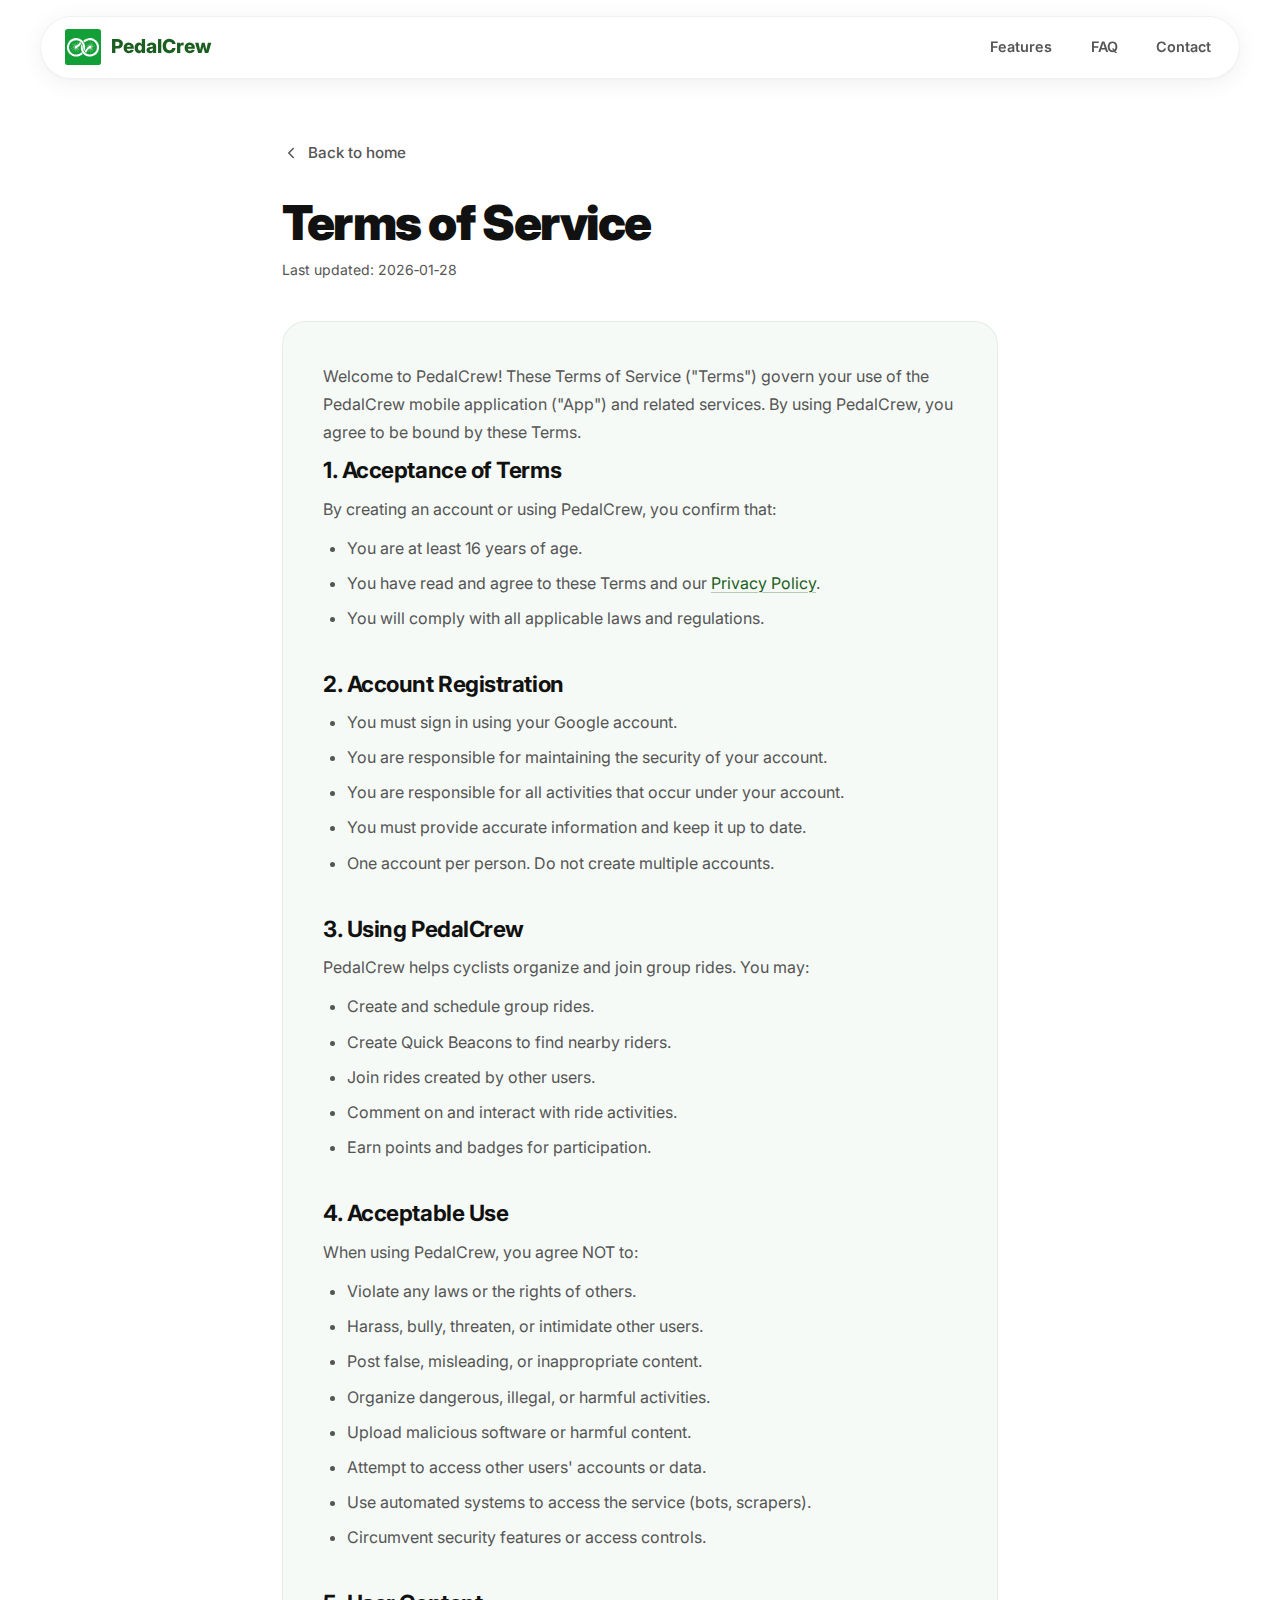
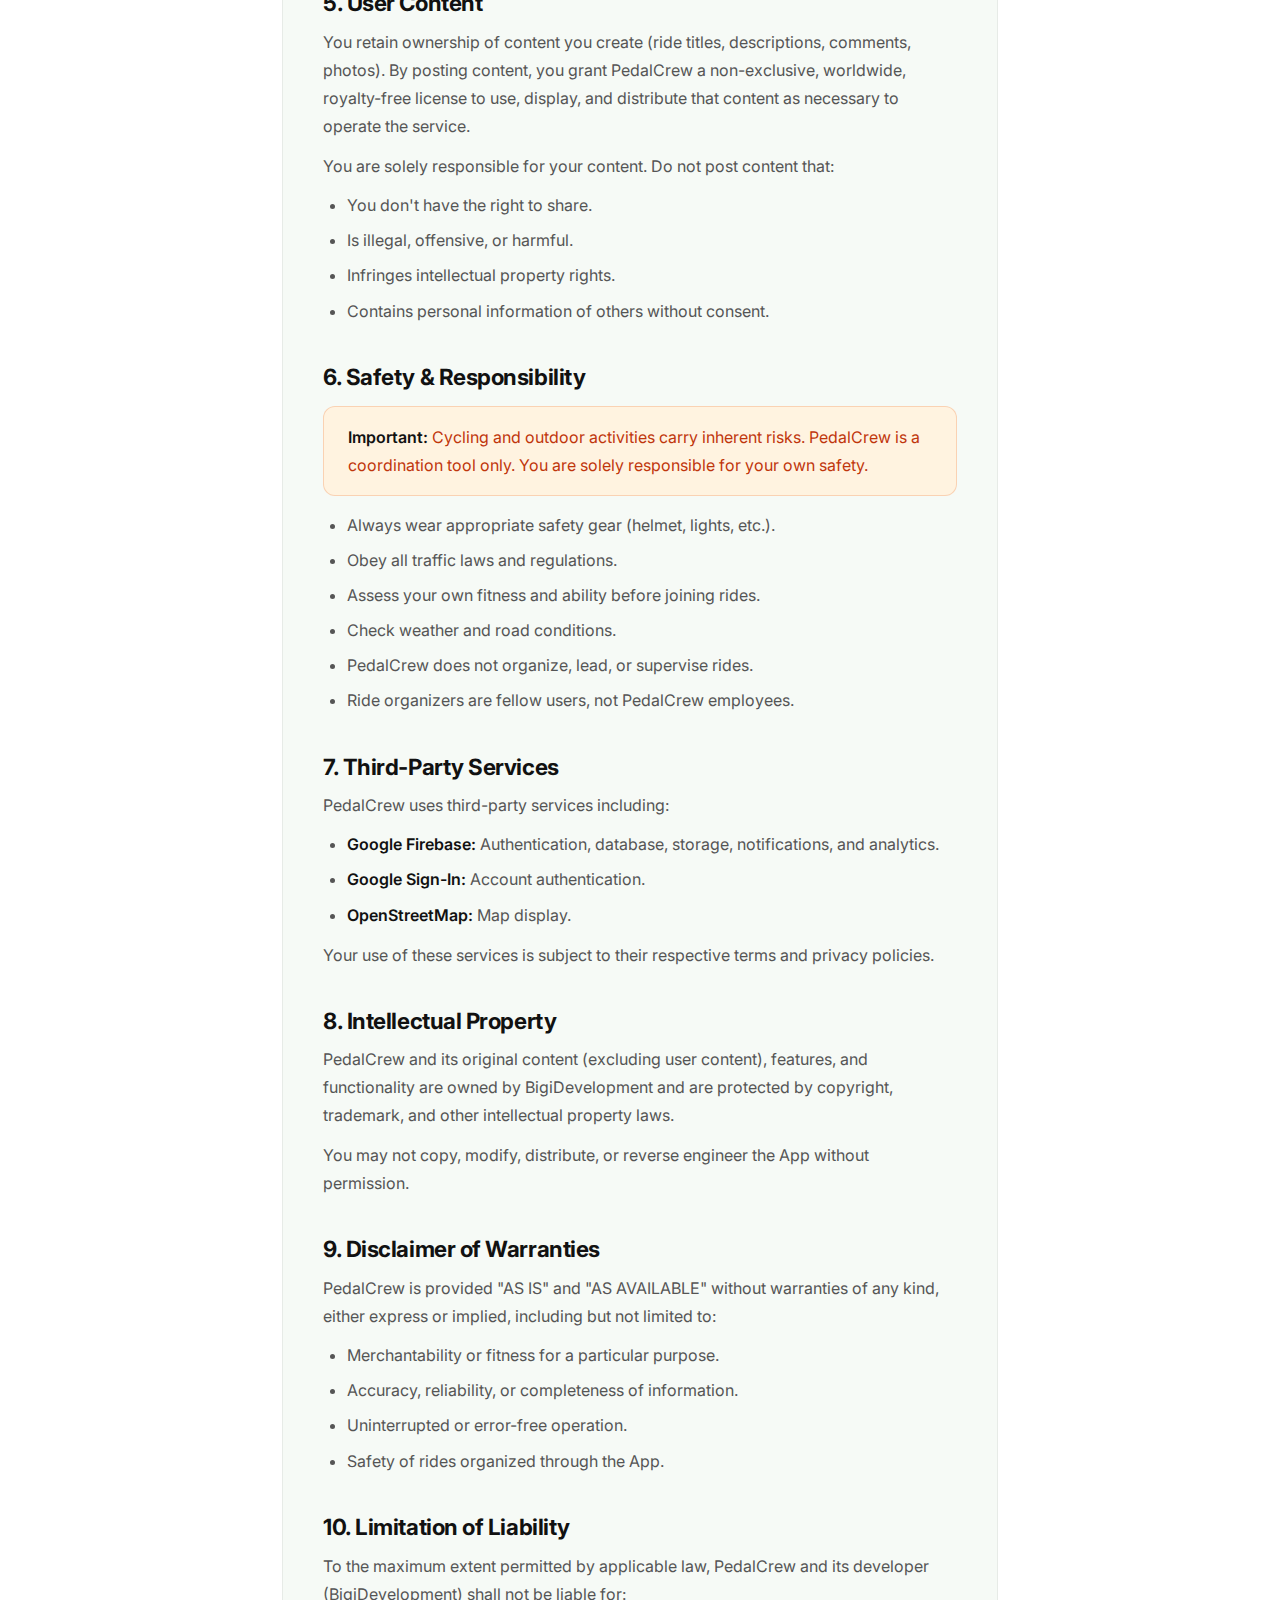
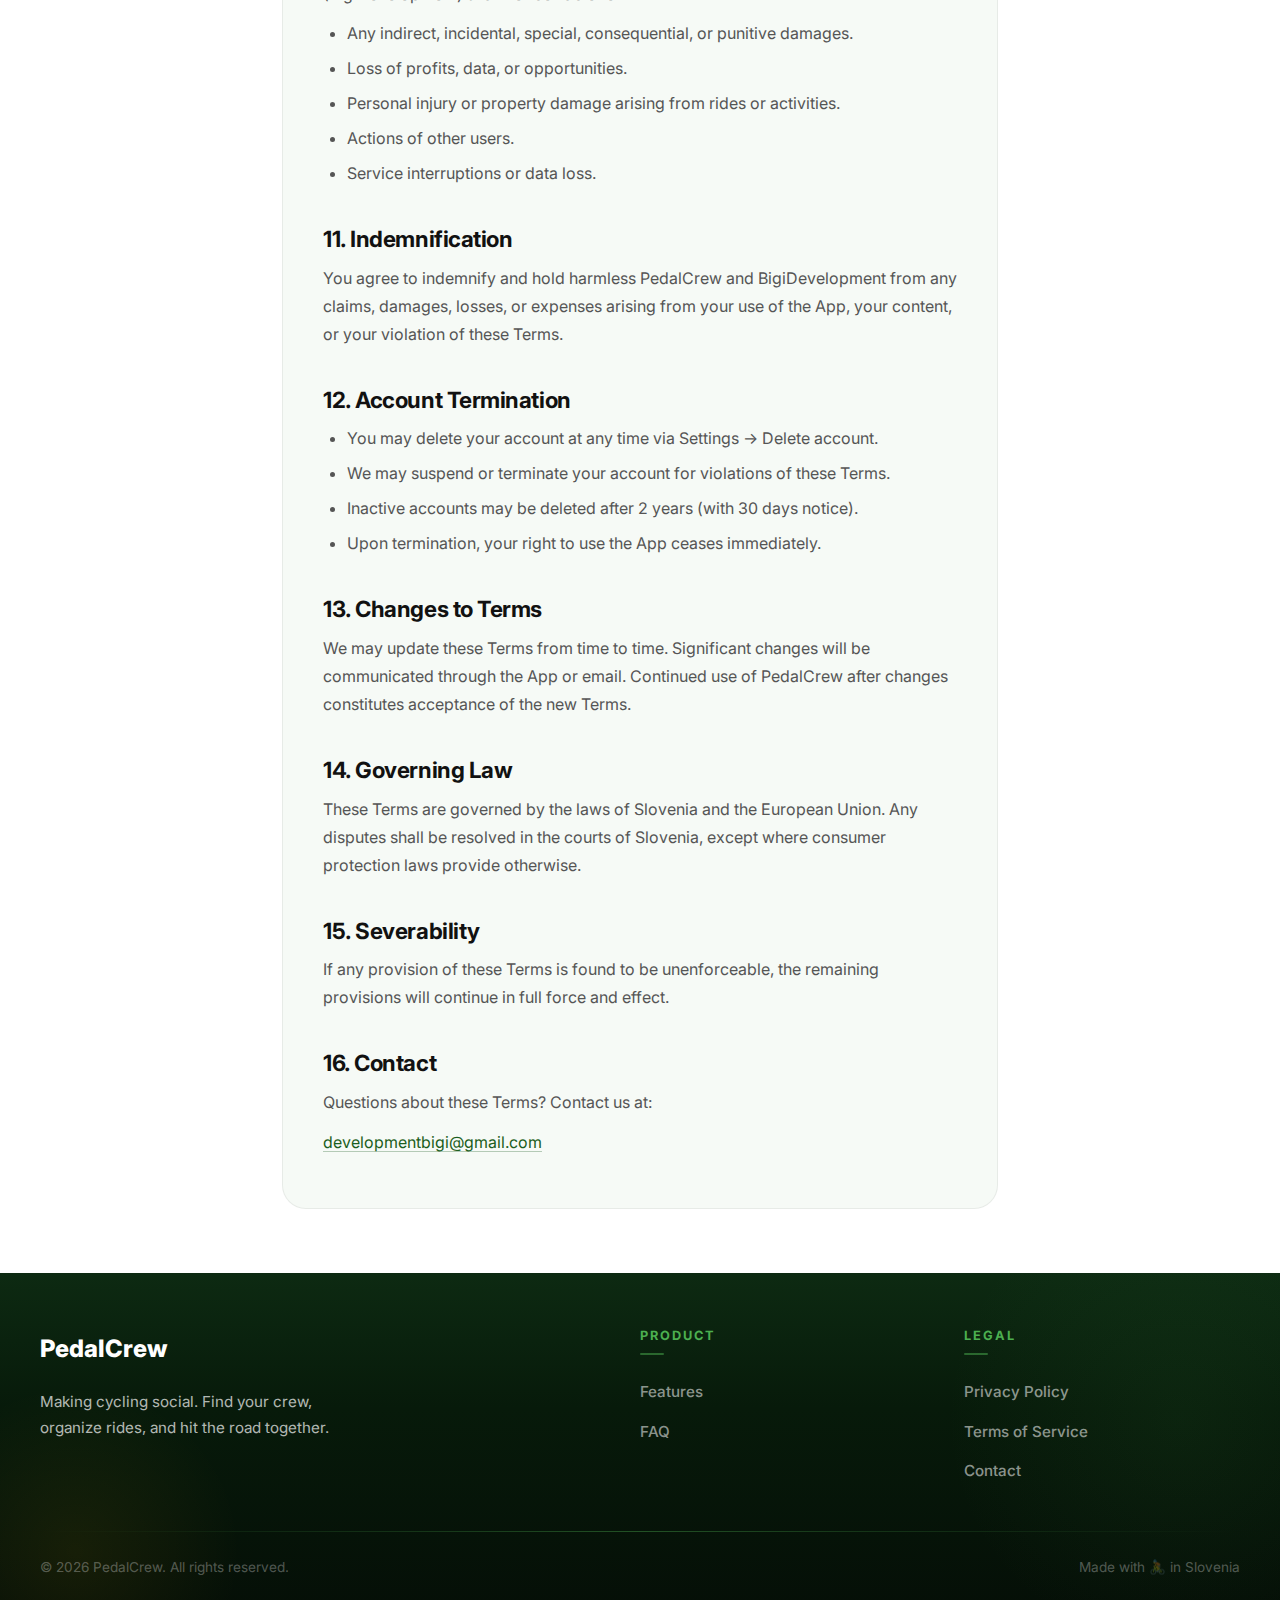
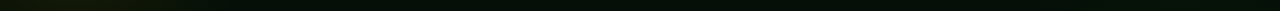
<file: terms.html>
<!DOCTYPE html>
<html lang="en">

<head>
    <meta charset="utf-8">
    <title>Terms of Service – PedalCrew</title>
    <meta name="viewport" content="width=device-width, initial-scale=1">
    <meta name="description" content="Terms of Service for the PedalCrew mobile app.">
    <meta name="theme-color" content="#1B5E20">
    <link rel="icon" href="logo.svg" type="image/svg+xml">
    <link rel="preconnect" href="https://fonts.googleapis.com">
    <link rel="preconnect" href="https://fonts.gstatic.com" crossorigin>
    <link href="https://fonts.googleapis.com/css2?family=Inter:wght@400;500;600;700;800&display=swap" rel="stylesheet">
    <link rel="stylesheet" href="css/style.css">
    <link rel="stylesheet" href="css/legal.css">
</head>

<body>

    <!-- Navigation -->
    <nav class="navbar">
        <div class="nav-inner">
            <a href="index.html" class="nav-logo">
                <img src="logo.svg" alt="PedalCrew Logo">
                PedalCrew
            </a>
            <div class="nav-links" id="navLinks">
                <a href="index.html#features">Features</a>
                <a href="index.html#faq">FAQ</a>
                <a href="mailto:developmentbigi@gmail.com">Contact</a>
            </div>
            <button class="nav-toggle" id="navToggle" aria-label="Toggle menu">
                <span></span><span></span><span></span>
            </button>
        </div>
    </nav>

    <div class="legal-page">
        <div class="legal-container">
            <a href="index.html" class="legal-back">
                <svg viewBox="0 0 24 24" fill="none" stroke="currentColor" stroke-width="2" stroke-linecap="round"
                    stroke-linejoin="round">
                    <polyline points="15 18 9 12 15 6" />
                </svg>
                Back to home
            </a>

            <h1 class="legal-title">Terms of Service</h1>
            <p class="legal-updated">Last updated: 2026‑01‑28</p>

            <div class="legal-content">
                <p>Welcome to PedalCrew! These Terms of Service ("Terms") govern your use of the PedalCrew mobile
                    application ("App") and related services. By using PedalCrew, you agree to be bound by these Terms.
                </p>

                <h2>1. Acceptance of Terms</h2>
                <p>By creating an account or using PedalCrew, you confirm that:</p>
                <ul>
                    <li>You are at least 16 years of age.</li>
                    <li>You have read and agree to these Terms and our <a href="privacy.html">Privacy Policy</a>.</li>
                    <li>You will comply with all applicable laws and regulations.</li>
                </ul>

                <h2>2. Account Registration</h2>
                <ul>
                    <li>You must sign in using your Google account.</li>
                    <li>You are responsible for maintaining the security of your account.</li>
                    <li>You are responsible for all activities that occur under your account.</li>
                    <li>You must provide accurate information and keep it up to date.</li>
                    <li>One account per person. Do not create multiple accounts.</li>
                </ul>

                <h2>3. Using PedalCrew</h2>
                <p>PedalCrew helps cyclists organize and join group rides. You may:</p>
                <ul>
                    <li>Create and schedule group rides.</li>
                    <li>Create Quick Beacons to find nearby riders.</li>
                    <li>Join rides created by other users.</li>
                    <li>Comment on and interact with ride activities.</li>
                    <li>Earn points and badges for participation.</li>
                </ul>

                <h2>4. Acceptable Use</h2>
                <p>When using PedalCrew, you agree NOT to:</p>
                <ul>
                    <li>Violate any laws or the rights of others.</li>
                    <li>Harass, bully, threaten, or intimidate other users.</li>
                    <li>Post false, misleading, or inappropriate content.</li>
                    <li>Organize dangerous, illegal, or harmful activities.</li>
                    <li>Upload malicious software or harmful content.</li>
                    <li>Attempt to access other users' accounts or data.</li>
                    <li>Use automated systems to access the service (bots, scrapers).</li>
                    <li>Circumvent security features or access controls.</li>
                </ul>

                <h2>5. User Content</h2>
                <p>You retain ownership of content you create (ride titles, descriptions, comments, photos). By posting
                    content, you grant PedalCrew a non-exclusive, worldwide, royalty-free license to use, display, and
                    distribute that content as necessary to operate the service.</p>
                <p>You are solely responsible for your content. Do not post content that:</p>
                <ul>
                    <li>You don't have the right to share.</li>
                    <li>Is illegal, offensive, or harmful.</li>
                    <li>Infringes intellectual property rights.</li>
                    <li>Contains personal information of others without consent.</li>
                </ul>

                <h2>6. Safety & Responsibility</h2>
                <div class="warning-box">
                    <p><strong>Important:</strong> Cycling and outdoor activities carry inherent risks. PedalCrew is a
                        coordination tool only. You are solely responsible for your own safety.</p>
                </div>
                <ul>
                    <li>Always wear appropriate safety gear (helmet, lights, etc.).</li>
                    <li>Obey all traffic laws and regulations.</li>
                    <li>Assess your own fitness and ability before joining rides.</li>
                    <li>Check weather and road conditions.</li>
                    <li>PedalCrew does not organize, lead, or supervise rides.</li>
                    <li>Ride organizers are fellow users, not PedalCrew employees.</li>
                </ul>

                <h2>7. Third-Party Services</h2>
                <p>PedalCrew uses third-party services including:</p>
                <ul>
                    <li><strong>Google Firebase:</strong> Authentication, database, storage, notifications, and
                        analytics.</li>
                    <li><strong>Google Sign-In:</strong> Account authentication.</li>
                    <li><strong>OpenStreetMap:</strong> Map display.</li>
                </ul>
                <p>Your use of these services is subject to their respective terms and privacy policies.</p>

                <h2>8. Intellectual Property</h2>
                <p>PedalCrew and its original content (excluding user content), features, and functionality are owned by
                    BigiDevelopment and are protected by copyright, trademark, and other intellectual property laws.
                </p>
                <p>You may not copy, modify, distribute, or reverse engineer the App without permission.</p>

                <h2>9. Disclaimer of Warranties</h2>
                <p>PedalCrew is provided "AS IS" and "AS AVAILABLE" without warranties of any kind, either express or
                    implied, including but not limited to:</p>
                <ul>
                    <li>Merchantability or fitness for a particular purpose.</li>
                    <li>Accuracy, reliability, or completeness of information.</li>
                    <li>Uninterrupted or error-free operation.</li>
                    <li>Safety of rides organized through the App.</li>
                </ul>

                <h2>10. Limitation of Liability</h2>
                <p>To the maximum extent permitted by applicable law, PedalCrew and its developer (BigiDevelopment)
                    shall not be liable for:</p>
                <ul>
                    <li>Any indirect, incidental, special, consequential, or punitive damages.</li>
                    <li>Loss of profits, data, or opportunities.</li>
                    <li>Personal injury or property damage arising from rides or activities.</li>
                    <li>Actions of other users.</li>
                    <li>Service interruptions or data loss.</li>
                </ul>

                <h2>11. Indemnification</h2>
                <p>You agree to indemnify and hold harmless PedalCrew and BigiDevelopment from any claims, damages,
                    losses, or expenses arising from your use of the App, your content, or your violation of these
                    Terms.</p>

                <h2>12. Account Termination</h2>
                <ul>
                    <li>You may delete your account at any time via Settings → Delete account.</li>
                    <li>We may suspend or terminate your account for violations of these Terms.</li>
                    <li>Inactive accounts may be deleted after 2 years (with 30 days notice).</li>
                    <li>Upon termination, your right to use the App ceases immediately.</li>
                </ul>

                <h2>13. Changes to Terms</h2>
                <p>We may update these Terms from time to time. Significant changes will be communicated through the App
                    or email. Continued use of PedalCrew after changes constitutes acceptance of the new Terms.</p>

                <h2>14. Governing Law</h2>
                <p>These Terms are governed by the laws of Slovenia and the European Union. Any disputes shall be
                    resolved in the courts of Slovenia, except where consumer protection laws provide otherwise.</p>

                <h2>15. Severability</h2>
                <p>If any provision of these Terms is found to be unenforceable, the remaining provisions will continue
                    in full force and effect.</p>

                <h2>16. Contact</h2>
                <p>Questions about these Terms? Contact us at:</p>
                <p><a href="mailto:developmentbigi@gmail.com">developmentbigi@gmail.com</a></p>
            </div>
        </div>
    </div>

    <!-- Footer -->
    <footer class="footer">
        <div class="footer-blob footer-blob--1"></div>
        <div class="footer-blob footer-blob--2"></div>
        <div class="footer-content container">
            <div class="footer-grid">
                <div>
                    <div class="footer-brand">
                        PedalCrew
                    </div>
                    <p class="footer-desc">Making cycling social. Find your crew, organize rides, and hit the road
                        together.</p>
                </div>
                <div>
                    <h4>Product</h4>
                    <div class="footer-links">
                        <a href="index.html#features">Features</a>
                        <a href="index.html#faq">FAQ</a>
                    </div>
                </div>
                <div>
                    <h4>Legal</h4>
                    <div class="footer-links">
                        <a href="privacy.html">Privacy Policy</a>
                        <a href="terms.html">Terms of Service</a>
                        <a href="mailto:developmentbigi@gmail.com">Contact</a>
                    </div>
                </div>
            </div>
            <hr class="footer-divider">
            <div class="footer-bottom">
                <span>&copy; 2026 PedalCrew. All rights reserved.</span>
                <span>Made with 🚴 in Slovenia</span>
            </div>
        </div>
    </footer>

    <script>
        const navToggle = document.getElementById('navToggle');
        const navLinks = document.getElementById('navLinks');
        if (navToggle && navLinks) {
            navToggle.addEventListener('click', () => navLinks.classList.toggle('open'));
            navLinks.querySelectorAll('a').forEach(link =>
                link.addEventListener('click', () => navLinks.classList.remove('open'))
            );
        }
        // Navbar scroll shadow
        const navbar = document.querySelector('.navbar');
        window.addEventListener('scroll', () => {
            navbar.classList.toggle('scrolled', window.scrollY > 20);
        }, { passive: true });
    </script>
</body>

</html>
</file>
<file: css/style.css>
/* =============================================
   PedalCrew — Main Stylesheet
   Detach-inspired organic design, green palette
   ============================================= */

/* ---------- Design Tokens ---------- */
:root {
    --c-primary: #1B5E20;
    --c-primary-mid: #2E7D32;
    --c-primary-light: #4CAF50;
    --c-primary-tint: #E8F5E9;
    --c-primary-faint: #f0f8f0;
    --c-accent: #FFC107;
    --c-bg: #FFFFFF;
    --c-surface: #F6FAF6;
    --c-text: #111111;
    --c-text-muted: #555555;
    --c-text-light: #FFFFFF;
    --c-border: rgba(0, 0, 0, 0.06);
    --font: 'Inter', system-ui, -apple-system, sans-serif;
    --max-w: 1200px;
    --radius: 24px;
    --radius-sm: 12px;
    --radius-pill: 999px;
    --shadow-card: 0 4px 24px rgba(27, 94, 32, 0.08);
    --shadow-phone: 0 24px 64px rgba(27, 94, 32, 0.18), 0 8px 20px rgba(0, 0, 0, 0.08);
    --transition: 0.35s cubic-bezier(0.25, 0.8, 0.25, 1);
}

/* ---------- Reset ---------- */
*,
*::before,
*::after {
    margin: 0;
    padding: 0;
    box-sizing: border-box;
}

html {
    scroll-behavior: smooth;
}

body {
    font-family: var(--font);
    background: var(--c-bg);
    color: var(--c-text);
    line-height: 1.65;
    -webkit-font-smoothing: antialiased;
    overflow-x: hidden;
}

img {
    max-width: 100%;
    height: auto;
    display: block;
}

a {
    text-decoration: none;
    color: inherit;
    transition: color var(--transition);
}

ul,
ol {
    list-style: none;
}

/* ---------- Typography ---------- */
h1,
h2,
h3,
h4 {
    font-weight: 800;
    line-height: 1.1;
    letter-spacing: -0.03em;
    color: var(--c-text);
}

h1 {
    font-size: clamp(2.8rem, 5.5vw, 4.5rem);
}

h2 {
    font-size: clamp(2rem, 4vw, 3.2rem);
}

h3 {
    font-size: 1.35rem;
    font-weight: 700;
    letter-spacing: -0.02em;
}

p {
    color: var(--c-text-muted);
    font-size: 1.1rem;
}

/* ---------- Utilities ---------- */
.container {
    max-width: var(--max-w);
    margin: 0 auto;
    padding: 0 2rem;
}

.section-label {
    display: inline-block;
    font-size: 0.8rem;
    font-weight: 700;
    text-transform: uppercase;
    letter-spacing: 0.15em;
    color: var(--c-primary);
    background: var(--c-primary-tint);
    padding: 0.4rem 1rem;
    border-radius: var(--radius-pill);
    margin-bottom: 1rem;
}

.text-gradient {
    background: linear-gradient(135deg, var(--c-primary) 0%, var(--c-primary-light) 100%);
    -webkit-background-clip: text;
    -webkit-text-fill-color: transparent;
    background-clip: text;
}

/* ---------- Buttons ---------- */
.btn {
    display: inline-flex;
    align-items: center;
    justify-content: center;
    gap: 0.6rem;
    padding: 0.9rem 2rem;
    border-radius: var(--radius-pill);
    font-weight: 600;
    font-size: 1rem;
    border: none;
    cursor: pointer;
    transition: all var(--transition);
    position: relative;
}

.btn-primary {
    background: linear-gradient(135deg, var(--c-primary) 0%, var(--c-primary-mid) 100%);
    color: white;
    box-shadow: 0 4px 16px rgba(27, 94, 32, 0.3);
}

.btn-primary:hover {
    transform: translateY(-3px);
    box-shadow: 0 8px 28px rgba(27, 94, 32, 0.4);
}

.btn-secondary {
    background: white;
    color: var(--c-text);
    border: 2px solid var(--c-border);
}

.btn-secondary:hover {
    border-color: var(--c-primary-light);
    color: var(--c-primary);
    transform: translateY(-2px);
}

/* ---------- Navbar (Floating Pill) ---------- */
.navbar {
    position: fixed;
    top: 1rem;
    left: 50%;
    transform: translateX(-50%);
    width: calc(100% - 3rem);
    max-width: var(--max-w);
    z-index: 1000;
    background: rgba(255, 255, 255, 0.88);
    backdrop-filter: blur(24px);
    -webkit-backdrop-filter: blur(24px);
    border-radius: 100px;
    border: 1px solid rgba(27, 94, 32, 0.08);
    box-shadow: 0 4px 24px rgba(0, 0, 0, 0.06), 0 1px 3px rgba(0, 0, 0, 0.04);
    transition: all 0.4s cubic-bezier(0.25, 0.8, 0.25, 1);
}

.navbar.scrolled {
    background: rgba(255, 255, 255, 0.95);
    box-shadow: 0 8px 40px rgba(27, 94, 32, 0.12), 0 2px 8px rgba(0, 0, 0, 0.06);
    border-color: rgba(27, 94, 32, 0.12);
}

.nav-inner {
    display: flex;
    align-items: center;
    justify-content: space-between;
    padding: 0.65rem 0.75rem 0.65rem 1.5rem;
}

.nav-logo {
    display: flex;
    align-items: center;
    gap: 0.6rem;
    font-weight: 800;
    font-size: 1.2rem;
    color: var(--c-primary);
    transition: transform 0.3s ease;
}

.nav-logo:hover {
    transform: scale(1.03);
}

.nav-logo img {
    width: 36px;
    height: 36px;
    object-fit: contain;
    transition: transform 0.4s ease;
}

.nav-logo:hover img {
    transform: rotate(-8deg) scale(1.1);
}

.nav-links {
    display: flex;
    align-items: center;
    gap: 0.4rem;
}

.nav-links a:not(.nav-cta) {
    font-weight: 600;
    font-size: 0.9rem;
    color: var(--c-text-muted);
    padding: 0.5rem 1rem;
    border-radius: var(--radius-pill);
    transition: all 0.25s ease;
}

.nav-links a:not(.nav-cta):hover {
    color: var(--c-primary);
    background: var(--c-primary-tint);
}

.nav-cta {
    background: linear-gradient(135deg, var(--c-primary) 0%, var(--c-primary-mid) 100%);
    color: white !important;
    padding: 0.6rem 1.5rem;
    border-radius: var(--radius-pill);
    font-weight: 700;
    font-size: 0.9rem !important;
    box-shadow: 0 2px 12px rgba(27, 94, 32, 0.25);
    transition: all 0.3s ease;
    margin-left: 0.5rem;
}

.nav-cta:hover {
    transform: translateY(-2px) scale(1.03);
    box-shadow: 0 6px 28px rgba(27, 94, 32, 0.4);
    color: white !important;
}

/* Mobile menu */
.nav-toggle {
    display: none;
    background: none;
    border: none;
    cursor: pointer;
    padding: 0.5rem;
}

.nav-toggle span {
    display: block;
    width: 22px;
    height: 2px;
    background: var(--c-text);
    margin: 5px 0;
    transition: var(--transition);
    border-radius: 2px;
}

/* =============================================
   HERO SECTION
   ============================================= */
.hero {
    padding: 160px 0 80px;
    position: relative;
    overflow: hidden;
    background: var(--c-bg);
}

/* Organic blob shapes behind hero */
.hero-blob {
    position: absolute;
    border-radius: 50% 40% 60% 50% / 50% 60% 40% 50%;
    z-index: 0;
    opacity: 0.5;
    pointer-events: none;
}

.hero-blob--1 {
    width: 600px;
    height: 500px;
    background: var(--c-primary-tint);
    top: -100px;
    right: -150px;
    animation: blobFloat 12s ease-in-out infinite;
}

.hero-blob--2 {
    width: 350px;
    height: 300px;
    background: linear-gradient(135deg, rgba(76, 175, 80, 0.15), rgba(27, 94, 32, 0.08));
    bottom: -80px;
    left: -100px;
    border-radius: 40% 50% 50% 60% / 60% 40% 50% 50%;
    animation: blobFloat 15s ease-in-out infinite reverse;
}

.hero-blob--3 {
    width: 200px;
    height: 200px;
    background: rgba(255, 193, 7, 0.12);
    top: 50%;
    left: 45%;
    animation: blobFloat 10s ease-in-out infinite 2s;
}

@keyframes blobFloat {

    0%,
    100% {
        transform: translate(0, 0) rotate(0deg);
    }

    33% {
        transform: translate(15px, -20px) rotate(5deg);
    }

    66% {
        transform: translate(-10px, 10px) rotate(-3deg);
    }
}

.hero-grid {
    display: grid;
    grid-template-columns: 1.1fr 1fr;
    gap: 4rem;
    align-items: center;
    position: relative;
    z-index: 1;
}

.hero-content {
    position: relative;
}

.hero-content h1 {
    margin-bottom: 1.5rem;
}

.hero-content p {
    font-size: 1.2rem;
    line-height: 1.75;
    max-width: 500px;
    margin-bottom: 2.5rem;
}

.hero-buttons {
    display: flex;
    gap: 1rem;
    flex-wrap: wrap;
}

.hero-visual {
    position: relative;
    display: flex;
    justify-content: center;
    align-items: center;
}

/* Phone mockup */
.phone-mockup {
    position: relative;
    width: 280px;
    border-radius: 40px;
    border: 8px solid #1a1a1a;
    overflow: hidden;
    background: #1a1a1a;
    box-shadow: var(--shadow-phone);
    animation: phoneFloat 6s ease-in-out infinite;
}

.phone-mockup::before {
    content: '';
    position: absolute;
    top: 0;
    left: 50%;
    transform: translateX(-50%);
    width: 100px;
    height: 24px;
    background: #1a1a1a;
    border-radius: 0 0 16px 16px;
    z-index: 5;
}

.phone-mockup img {
    width: 100%;
    display: block;
    border-radius: 32px;
}

@keyframes phoneFloat {

    0%,
    100% {
        transform: translateY(0px);
    }

    50% {
        transform: translateY(-16px);
    }
}

/* Badge Carousel (around hero phone mockup) */
.badge-carousel {
    position: absolute;
    inset: 0;
    z-index: 10;
    pointer-events: none;
}

.phone-badge {
    position: absolute;
    background: white;
    border-radius: var(--radius);
    padding: 0.7rem 1.1rem;
    box-shadow: 0 4px 20px rgba(27, 94, 32, 0.12), 0 1px 4px rgba(0, 0, 0, 0.06);
    font-size: 0.82rem;
    font-weight: 600;
    display: flex;
    align-items: center;
    gap: 0.5rem;
    white-space: nowrap;
    pointer-events: auto;

    /* Start hidden */
    opacity: 0;
    transform: scale(0.85) translateY(8px);
    transition: opacity 0.9s cubic-bezier(0.25, 0.8, 0.25, 1),
        transform 0.9s cubic-bezier(0.25, 0.8, 0.25, 1);
}

/* Visible state */
.phone-badge.badge-visible {
    opacity: 1;
    transform: scale(1) translateY(0);
    animation: badgeFloat 3s ease-in-out infinite;
}

/* Exiting state — pure opacity fade, no movement */
.phone-badge.badge-exiting {
    opacity: 0;
    transform: scale(1) translateY(0);
    animation: none;
}

@keyframes badgeFloat {

    0%,
    100% {
        transform: scale(1) translateY(0);
    }

    50% {
        transform: scale(1) translateY(-6px);
    }
}

/* ---- Position slots ---- */
.phone-badge[data-slot="top-right"] {
    top: 10%;
    right: -50px;
}

.phone-badge[data-slot="top-left"] {
    top: 12%;
    left: -55px;
}

.phone-badge[data-slot="right"] {
    top: 45%;
    right: -60px;
}

.phone-badge[data-slot="left"] {
    top: 48%;
    left: -60px;
}

.phone-badge[data-slot="bottom-right"] {
    bottom: 18%;
    right: -45px;
}

.phone-badge[data-slot="bottom-left"] {
    bottom: 22%;
    left: -50px;
}

/* ---- Badge icon ---- */
.phone-badge .badge-icon {
    width: 28px;
    height: 28px;
    border-radius: 50%;
    display: flex;
    align-items: center;
    justify-content: center;
    font-size: 0.9rem;
    flex-shrink: 0;
}

.phone-badge .badge-icon--green {
    background: var(--c-primary-tint);
}

.phone-badge .badge-icon--amber {
    background: #FFF8E1;
}

/* =============================================
   FEATURES SECTION
   ============================================= */
.features {
    padding: 6rem 0;
    background: var(--c-surface);
    position: relative;
    overflow: hidden;
}

.features-blob {
    position: absolute;
    width: 500px;
    height: 400px;
    background: rgba(27, 94, 32, 0.04);
    border-radius: 50% 40% 60% 50% / 50% 60% 40% 50%;
    right: -200px;
    top: 20%;
    pointer-events: none;
}

.features .section-header {
    text-align: center;
    max-width: 600px;
    margin: 0 auto 4rem;
}

.features .section-header h2 {
    margin-bottom: 1rem;
}

.feature-row {
    display: grid;
    grid-template-columns: 1fr 1fr;
    gap: 4rem;
    align-items: center;
    margin-bottom: 5rem;
}

.feature-row:last-child {
    margin-bottom: 0;
}

.feature-row--reverse .feature-text {
    order: 2;
}

.feature-row--reverse .feature-phone {
    order: 1;
}

.feature-text h3 {
    font-size: 1.6rem;
    margin-bottom: 1rem;
}

.feature-text p {
    font-size: 1.05rem;
    line-height: 1.75;
}

.feature-tag {
    display: inline-flex;
    align-items: center;
    gap: 0.4rem;
    font-size: 0.8rem;
    font-weight: 600;
    color: var(--c-primary);
    background: var(--c-primary-tint);
    padding: 0.3rem 0.8rem;
    border-radius: var(--radius-pill);
    margin-bottom: 1rem;
}

.feature-phone {
    display: flex;
    justify-content: center;
}

.feature-phone .phone-mockup {
    width: 240px;
    animation: none;
    box-shadow: var(--shadow-card);
}

.feature-phone .phone-mockup:hover {
    transform: translateY(-8px);
    box-shadow: var(--shadow-phone);
    transition: var(--transition);
}

/* =============================================
   FEEDBACK SECTION — BANNER CARD
   ============================================= */
.feedback-section {
    padding: 5rem 0;
    background: var(--c-bg);
    position: relative;
}

/* The banner card */
.fb-banner {
    background: linear-gradient(135deg, #0d2a12 0%, #143d1a 40%, #0a2510 100%);
    border-radius: 24px;
    padding: 3.5rem 3rem;
    display: grid;
    grid-template-columns: 1fr 1fr;
    gap: 2.5rem;
    align-items: center;
    position: relative;
    overflow: hidden;
    box-shadow: 0 20px 60px rgba(0, 0, 0, 0.15), 0 0 40px rgba(27, 94, 32, 0.08);
}

/* Subtle inner glow */
.fb-banner::before {
    content: '';
    position: absolute;
    width: 400px;
    height: 400px;
    top: -100px;
    right: -80px;
    border-radius: 50%;
    background: radial-gradient(circle, rgba(76, 175, 80, 0.15) 0%, transparent 70%);
    pointer-events: none;
}

.fb-banner::after {
    content: '';
    position: absolute;
    width: 300px;
    height: 300px;
    bottom: -80px;
    left: -50px;
    border-radius: 50%;
    background: radial-gradient(circle, rgba(129, 199, 132, 0.08) 0%, transparent 70%);
    pointer-events: none;
}

/* Text content side */
.fb-banner-content {
    position: relative;
    z-index: 1;
}

.fb-banner-content .section-label {
    color: var(--c-primary-light);
    background: rgba(76, 175, 80, 0.15);
    border-color: rgba(76, 175, 80, 0.3);
}

.fb-banner-content h2 {
    color: white;
    font-size: clamp(1.8rem, 3.5vw, 2.5rem);
    margin-bottom: 1rem;
    line-height: 1.15;
}

.fb-banner-content p {
    color: rgba(255, 255, 255, 0.75);
    font-size: 1rem;
    line-height: 1.75;
    max-width: 420px;
    margin-bottom: 1.5rem;
}

/* Trust indicators row */
.fb-trust-row {
    display: flex;
    gap: 0.75rem;
    flex-wrap: wrap;
    margin-bottom: 1.75rem;
}

.fb-trust-item {
    display: inline-flex;
    align-items: center;
    gap: 0.4rem;
    padding: 0.45rem 0.9rem;
    background: rgba(255, 255, 255, 0.06);
    border: 1px solid rgba(255, 255, 255, 0.08);
    border-radius: var(--radius-pill);
    color: rgba(255, 255, 255, 0.85);
    font-size: 0.8rem;
    font-weight: 600;
    white-space: nowrap;
    transition: all 0.3s ease;
}

.fb-trust-item:hover {
    background: rgba(76, 175, 80, 0.12);
    border-color: rgba(76, 175, 80, 0.25);
    color: white;
}

.fb-trust-icon {
    font-size: 0.95rem;
}

/* CTA pill */
.fb-cta-pill {
    display: inline-flex;
    align-items: center;
    gap: 0.5rem;
    padding: 0.7rem 1.5rem;
    background: linear-gradient(135deg, var(--c-primary) 0%, var(--c-primary-mid) 100%);
    color: white;
    font-weight: 600;
    font-size: 0.9rem;
    border-radius: var(--radius-pill);
    box-shadow: 0 4px 16px rgba(27, 94, 32, 0.3);
    transition: all 0.3s ease;
}

.fb-cta-pill:hover {
    transform: translateY(-2px);
    box-shadow: 0 6px 24px rgba(27, 94, 32, 0.4);
}

/* Phone side — tilted */
.fb-banner-phone {
    display: flex;
    justify-content: center;
    align-items: center;
    position: relative;
    z-index: 1;
}

.fb-banner-phone .phone-mockup {
    width: 240px;
    transform: rotate(4deg);
    box-shadow: 0 24px 64px rgba(0, 0, 0, 0.4), 0 0 40px rgba(76, 175, 80, 0.08);
    transition: transform 0.4s ease, box-shadow 0.4s ease;
    animation: none;
}

.fb-banner-phone .phone-mockup:hover {
    transform: rotate(0deg) translateY(-8px);
    box-shadow: 0 32px 80px rgba(0, 0, 0, 0.5), 0 0 60px rgba(76, 175, 80, 0.12);
}

.how-it-works {
    padding: 6rem 0;
    background: var(--c-bg);
    position: relative;
}

.how-it-works .section-header {
    text-align: center;
    max-width: 600px;
    margin: 0 auto 4rem;
}

.how-it-works .section-header h2 {
    margin-bottom: 1rem;
}

.steps-grid {
    display: grid;
    grid-template-columns: repeat(3, 1fr);
    gap: 2rem;
}

.step-card {
    text-align: center;
    padding: 2.5rem 2rem;
    border-radius: var(--radius);
    background: var(--c-surface);
    border: 1px solid var(--c-border);
    transition: all var(--transition);
    position: relative;
}

.step-card:hover {
    transform: translateY(-6px);
    box-shadow: var(--shadow-card);
    border-color: transparent;
}

.step-number {
    width: 56px;
    height: 56px;
    border-radius: 50%;
    background: linear-gradient(135deg, var(--c-primary) 0%, var(--c-primary-mid) 100%);
    color: white;
    font-size: 1.3rem;
    font-weight: 800;
    display: flex;
    align-items: center;
    justify-content: center;
    margin: 0 auto 1.5rem;
}

.step-card h3 {
    margin-bottom: 0.75rem;
}

.step-card p {
    font-size: 0.95rem;
}

/* Connector lines between steps */
.steps-grid .step-card:not(:last-child)::after {
    content: '→';
    position: absolute;
    right: -1.5rem;
    top: 50%;
    transform: translateY(-50%);
    color: var(--c-primary-light);
    font-size: 1.5rem;
    font-weight: 700;
    opacity: 0.5;
}

/* =============================================
   CLOSED TESTING SECTION
   ============================================= */
.closed-testing {
    padding: 6rem 0;
    background: var(--c-surface);
    position: relative;
}

.closed-testing .section-header {
    text-align: center;
    max-width: 640px;
    margin: 0 auto 3rem;
}

.closed-testing .section-header h2 {
    margin-bottom: 1rem;
}

.ct-join {
    text-align: center;
    margin-bottom: 3.5rem;
}

.ct-cta {
    display: inline-flex;
    align-items: center;
    gap: 0.5rem;
    font-size: 1.1rem;
    padding: 1rem 2rem;
}

.ct-join-note {
    margin-top: 1rem;
    font-size: 0.95rem;
    color: var(--c-text-muted);
}

.ct-content {
    display: grid;
    grid-template-columns: 1fr 1fr;
    gap: 2.5rem;
    margin-bottom: 3.5rem;
}

.ct-block h3 {
    font-size: 1.2rem;
    margin-bottom: 1rem;
    color: var(--c-text);
}

.ct-list {
    list-style: none;
}

.ct-list li {
    position: relative;
    padding-left: 1.5rem;
    margin-bottom: 0.75rem;
    color: var(--c-text-muted);
    font-size: 1rem;
}

.ct-list li::before {
    content: '✓';
    position: absolute;
    left: 0;
    color: var(--c-primary);
    font-weight: 700;
}

.ct-steps {
    margin-bottom: 3.5rem;
}

.ct-steps h3 {
    text-align: center;
    font-size: 1.2rem;
    margin-bottom: 1.5rem;
    color: var(--c-text);
}

.ct-steps-grid {
    grid-template-columns: repeat(5, 1fr);
}

.ct-steps-grid .step-card::after {
    display: none;
}

.ct-incentives {
    background: var(--c-primary-tint);
    border-radius: var(--radius);
    padding: 2rem 2.5rem;
    margin-bottom: 2.5rem;
}

.ct-incentives h3 {
    font-size: 1.2rem;
    margin-bottom: 1.25rem;
    color: var(--c-text);
}

.ct-incentives-row {
    display: flex;
    flex-wrap: wrap;
    gap: 1.5rem;
}

.ct-incentive {
    display: flex;
    align-items: flex-start;
    gap: 0.75rem;
    color: var(--c-text-muted);
    font-size: 1rem;
}

.ct-incentive-icon {
    font-size: 1.5rem;
    flex-shrink: 0;
}

.ct-notes {
    max-width: 560px;
    margin: 0 auto;
}

.ct-notes p {
    font-size: 0.95rem;
    margin-bottom: 0.75rem;
}

.ct-notes p:last-child {
    margin-bottom: 0;
}

/* =============================================
   COMING NEXT — DARK + MARQUEE + 3D TILT CARDS
   ============================================= */
.coming-next {
    padding: 0;
    background: linear-gradient(180deg, #091a0c 0%, #06140a 50%, #0b220f 100%);
    position: relative;
    overflow: hidden;
    color: white;
}

/* Ambient glow orbs */
.coming-next-glow {
    position: absolute;
    border-radius: 50%;
    pointer-events: none;
    filter: blur(120px);
}

.coming-next-glow--1 {
    width: 600px;
    height: 600px;
    background: rgba(46, 125, 50, 0.12);
    top: -200px;
    left: -150px;
}

.coming-next-glow--2 {
    width: 500px;
    height: 500px;
    background: rgba(76, 175, 80, 0.08);
    bottom: -150px;
    right: -120px;
}

.coming-next-glow--3 {
    width: 300px;
    height: 300px;
    background: rgba(129, 199, 132, 0.06);
    top: 40%;
    left: 50%;
    transform: translateX(-50%);
}

/* Section header on dark */
.coming-next .section-header {
    padding-top: 5rem;
}

.coming-next .section-label {
    color: var(--c-primary-light);
    background: rgba(76, 175, 80, 0.15);
    border-color: rgba(76, 175, 80, 0.3);
}

.coming-next h2 {
    color: white;
}

.coming-next .section-header p {
    color: rgba(255, 255, 255, 0.7);
}

/* ---- MARQUEE TICKER ---- */
.marquee-wrap {
    margin-top: 3rem;
    padding: 1.25rem 0;
    border-top: 1px solid rgba(255, 255, 255, 0.06);
    border-bottom: 1px solid rgba(255, 255, 255, 0.06);
    overflow: hidden;
    position: relative;
    -webkit-mask-image: linear-gradient(90deg, transparent 0%, black 6%, black 94%, transparent 100%);
    mask-image: linear-gradient(90deg, transparent 0%, black 6%, black 94%, transparent 100%);
}

.marquee-track {
    display: flex;
    gap: 0.75rem;
    width: max-content;
    animation: marqueeScroll 30s linear infinite;
    will-change: transform;
}

.marquee-track:hover {
    animation-play-state: paused;
}

.marquee-item {
    flex-shrink: 0;
    padding: 0.45rem 1.25rem;
    border: 1px solid rgba(255, 255, 255, 0.1);
    border-radius: var(--radius-pill);
    font-weight: 600;
    font-size: 0.85rem;
    color: rgba(255, 255, 255, 0.5);
    white-space: nowrap;
    transition: all 0.3s ease;
    background: rgba(255, 255, 255, 0.03);
    letter-spacing: 0.02em;
}

.marquee-item:hover {
    color: white;
    border-color: var(--c-primary-light);
    background: rgba(76, 175, 80, 0.15);
    box-shadow: 0 0 24px rgba(76, 175, 80, 0.2), inset 0 0 12px rgba(76, 175, 80, 0.05);
}

@keyframes marqueeScroll {
    0% {
        transform: translateX(0);
    }

    100% {
        transform: translateX(-50%);
    }
}

/* ---- 3D TILT CARDS GRID ---- */
.tilt-grid {
    display: grid;
    grid-template-columns: repeat(3, 1fr);
    gap: 1.5rem;
    padding: 3.5rem 0 5rem;
    perspective: 1200px;
}

/* Card outer — 3D transform target */
.tilt-card {
    position: relative;
    border-radius: var(--radius);
    transform-style: preserve-3d;
    transition: transform 0.15s ease-out, box-shadow 0.3s ease;
    will-change: transform;
    cursor: default;
}

.tilt-card:hover {
    box-shadow:
        0 20px 60px rgba(0, 0, 0, 0.4),
        0 0 40px rgba(76, 175, 80, 0.08);
}

/* Card inner surface — glassmorphism on dark */
.tilt-card-inner {
    background: rgba(255, 255, 255, 0.04);
    backdrop-filter: blur(12px);
    -webkit-backdrop-filter: blur(12px);
    border: 1px solid rgba(255, 255, 255, 0.08);
    border-radius: var(--radius);
    padding: 2rem 1.75rem;
    position: relative;
    overflow: hidden;
    height: 100%;
    transition: border-color 0.3s ease, background 0.3s ease;
}

.tilt-card:hover .tilt-card-inner {
    border-color: rgba(76, 175, 80, 0.25);
    background: rgba(255, 255, 255, 0.06);
}

/* Shine overlay — follows mouse */
.tilt-shine {
    position: absolute;
    inset: 0;
    border-radius: inherit;
    background: radial-gradient(600px circle at var(--mouse-x, 50%) var(--mouse-y, 50%),
            rgba(255, 255, 255, 0.06),
            transparent 40%);
    pointer-events: none;
    opacity: 0;
    transition: opacity 0.3s ease;
}

.tilt-card:hover .tilt-shine {
    opacity: 1;
}

/* Glow edge on hover — top border light */
.tilt-card-inner::before {
    content: '';
    position: absolute;
    top: 0;
    left: 0;
    right: 0;
    height: 1px;
    background: linear-gradient(90deg,
            transparent 0%,
            rgba(76, 175, 80, 0.4) 30%,
            rgba(129, 199, 132, 0.6) 50%,
            rgba(76, 175, 80, 0.4) 70%,
            transparent 100%);
    opacity: 0;
    transition: opacity 0.3s ease;
}

.tilt-card:hover .tilt-card-inner::before {
    opacity: 1;
}

/* Typography */
.tilt-card-inner h3 {
    font-size: 1.15rem;
    font-weight: 700;
    color: rgba(255, 255, 255, 0.9);
    margin-bottom: 0.6rem;
    letter-spacing: -0.01em;
    transition: color 0.3s ease;
}

.tilt-card:hover .tilt-card-inner h3 {
    color: white;
}

.tilt-card-inner p {
    font-size: 0.88rem;
    color: rgba(255, 255, 255, 0.6);
    line-height: 1.7;
    margin: 0;
    transition: color 0.3s ease;
}

.tilt-card:hover .tilt-card-inner p {
    color: rgba(255, 255, 255, 0.85);
}

/* =============================================
   FAQ SECTION
   ============================================= */
.faq {
    padding: 6rem 0;
    background: var(--c-surface);
    position: relative;
    overflow: hidden;
}

.faq-blob {
    position: absolute;
    width: 400px;
    height: 350px;
    background: rgba(27, 94, 32, 0.04);
    border-radius: 40% 50% 50% 60% / 60% 40% 50% 50%;
    left: -150px;
    bottom: -100px;
    pointer-events: none;
}

.faq .section-header {
    text-align: center;
    max-width: 600px;
    margin: 0 auto 3rem;
}

.faq .section-header h2 {
    margin-bottom: 1rem;
}

.faq-list {
    max-width: 720px;
    margin: 0 auto;
}

.faq-item {
    background: white;
    border-radius: var(--radius-sm);
    margin-bottom: 0.75rem;
    border: 1px solid var(--c-border);
    overflow: hidden;
    transition: all var(--transition);
}

.faq-item:hover {
    border-color: rgba(27, 94, 32, 0.15);
}

.faq-question {
    display: flex;
    align-items: center;
    justify-content: space-between;
    padding: 1.25rem 1.5rem;
    cursor: pointer;
    font-weight: 600;
    font-size: 1.05rem;
    color: var(--c-text);
    background: none;
    border: none;
    width: 100%;
    text-align: left;
    font-family: var(--font);
    transition: color var(--transition);
}

.faq-question:hover {
    color: var(--c-primary);
}

.faq-icon {
    width: 28px;
    height: 28px;
    border-radius: 50%;
    background: var(--c-primary-tint);
    display: flex;
    align-items: center;
    justify-content: center;
    flex-shrink: 0;
    transition: all var(--transition);
    font-size: 1.1rem;
    color: var(--c-primary);
}

.faq-item.active .faq-icon {
    background: var(--c-primary);
    color: white;
    transform: rotate(45deg);
}

.faq-answer {
    max-height: 0;
    overflow: hidden;
    transition: max-height 0.4s ease, padding 0.4s ease;
    padding: 0 1.5rem;
}

.faq-item.active .faq-answer {
    max-height: 300px;
    padding: 0 1.5rem 1.25rem;
}

.faq-answer p {
    font-size: 1rem;
    line-height: 1.7;
}

/* =============================================
   FINAL CTA SECTION
   ============================================= */
.final-cta {
    padding: 6rem 0;
    background: var(--c-bg);
    text-align: center;
    position: relative;
    overflow: hidden;
}

.final-cta-blob {
    position: absolute;
    border-radius: 50% 40% 60% 50% / 50% 60% 40% 50%;
    pointer-events: none;
    opacity: 0.5;
}

.final-cta-blob--1 {
    width: 400px;
    height: 350px;
    background: var(--c-primary-tint);
    bottom: -120px;
    right: -100px;
    animation: blobFloat 14s ease-in-out infinite;
}

.final-cta-blob--2 {
    width: 250px;
    height: 250px;
    background: rgba(255, 193, 7, 0.1);
    top: -80px;
    left: -60px;
    border-radius: 40% 50% 50% 60% / 60% 40% 50% 50%;
    animation: blobFloat 11s ease-in-out infinite reverse;
}

.final-cta .container {
    position: relative;
    z-index: 1;
}

.final-cta h2 {
    font-size: clamp(2.2rem, 4.5vw, 3.5rem);
    margin-bottom: 1rem;
}

.final-cta>.container>p {
    font-size: 1.15rem;
    max-width: 500px;
    margin: 0 auto 2.5rem;
}

/* =============================================
   FOOTER
   ============================================= */
.footer {
    background: linear-gradient(180deg, #0d2a12 0%, #071a0a 40%, #050f07 100%);
    color: white;
    padding: 0 0 2rem;
    position: relative;
    overflow: hidden;
}



/* Organic blobs */
.footer-blob {
    position: absolute;
    border-radius: 50% 40% 60% 50% / 50% 60% 40% 50%;
    pointer-events: none;
    opacity: 0.07;
}

.footer-blob--1 {
    width: 500px;
    height: 450px;
    background: radial-gradient(circle, var(--c-primary-light), transparent 70%);
    top: -80px;
    right: -150px;
    animation: blobFloat 18s ease-in-out infinite;
}

.footer-blob--2 {
    width: 350px;
    height: 320px;
    background: radial-gradient(circle, var(--c-accent), transparent 70%);
    bottom: -100px;
    left: -100px;
    border-radius: 40% 50% 50% 60% / 60% 40% 50% 50%;
    animation: blobFloat 14s ease-in-out infinite reverse;
}



/* --- Footer Content --- */
.footer-content {
    position: relative;
    z-index: 1;
    padding: 3.5rem 0 0;
}

.footer-grid {
    display: grid;
    grid-template-columns: 2fr 1fr 1fr;
    gap: 3rem;
    margin-bottom: 3rem;
}

.footer-brand {
    display: flex;
    align-items: center;
    gap: 0.75rem;
    font-weight: 800;
    font-size: 1.5rem;
    margin-bottom: 1.25rem;
}



.footer-desc {
    color: rgba(255, 255, 255, 0.7);
    font-size: 0.95rem;
    max-width: 320px;
    line-height: 1.75;
}

.footer h4 {
    font-size: 0.8rem;
    text-transform: uppercase;
    letter-spacing: 0.15em;
    color: var(--c-primary-light);
    margin-bottom: 1.5rem;
    font-weight: 700;
    position: relative;
    padding-bottom: 0.75rem;
}

.footer h4::after {
    content: '';
    position: absolute;
    bottom: 0;
    left: 0;
    width: 24px;
    height: 2px;
    background: var(--c-primary-light);
    border-radius: 2px;
    opacity: 0.5;
}

.footer-links {
    display: flex;
    flex-direction: column;
    gap: 0.9rem;
}

.footer-links a {
    color: rgba(255, 255, 255, 0.55);
    font-size: 0.95rem;
    font-weight: 500;
    transition: all 0.25s ease;
}

.footer-links a:hover {
    color: white;
    padding-left: 6px;
}

/* Gradient divider line */
.footer-divider {
    border: none;
    height: 1px;
    background: linear-gradient(90deg, transparent 0%, rgba(76, 175, 80, 0.2) 30%, rgba(76, 175, 80, 0.4) 50%, rgba(76, 175, 80, 0.2) 70%, transparent 100%);
    margin-bottom: 1.5rem;
}

.footer-bottom {
    display: flex;
    justify-content: space-between;
    align-items: center;
    color: rgba(255, 255, 255, 0.3);
    font-size: 0.85rem;
}

/* =============================================
   SCROLL ANIMATIONS
   ============================================= */
.reveal {
    opacity: 0;
    transform: translateY(30px);
    transition: opacity 0.7s ease, transform 0.7s ease;
}

.reveal.visible {
    opacity: 1;
    transform: translateY(0);
}

/* =============================================
   RESPONSIVE
   ============================================= */
@media (max-width: 900px) {
    .hero {
        padding: 130px 0 60px;
    }

    .hero-grid {
        grid-template-columns: 1fr;
        text-align: center;
        gap: 3rem;
    }

    .hero-content p {
        margin-left: auto;
        margin-right: auto;
    }

    .hero-buttons {
        justify-content: center;
    }

    .hero-visual {
        order: -1;
    }

    .phone-mockup {
        width: 220px;
    }

    .badge-carousel {
        transform: scale(0.7);
    }

    .phone-badge {
        font-size: 0.75rem;
        padding: 0.4rem 0.8rem;
    }

    .phone-badge[data-slot="top-right"] {
        right: -30px;
    }

    .phone-badge[data-slot="top-left"] {
        left: -30px;
    }

    .phone-badge[data-slot="right"] {
        right: -35px;
    }

    .phone-badge[data-slot="left"] {
        left: -35px;
    }

    .phone-badge[data-slot="bottom-right"] {
        right: -30px;
    }

    .phone-badge[data-slot="bottom-left"] {
        left: -30px;
    }

    .feature-row {
        grid-template-columns: 1fr;
        gap: 2rem;
        text-align: center;
    }

    .feature-row .feature-text {
        order: -1;
    }

    .feature-row .feature-phone {
        order: 1;
    }

    /* Feedback banner mobile */
    .fb-banner {
        grid-template-columns: 1fr;
        padding: 2.5rem 1.5rem;
        text-align: center;
        gap: 2rem;
    }

    .fb-banner-content p {
        max-width: 100%;
    }

    .fb-trust-row {
        justify-content: center;
    }

    .fb-banner-phone .phone-mockup {
        width: 200px;
        transform: rotate(0deg);
    }

    .feature-phone .phone-mockup {
        width: 200px;
    }

    .steps-grid {
        grid-template-columns: 1fr;
        max-width: 400px;
        margin: 0 auto;
    }

    .steps-grid .step-card::after {
        display: none;
    }

    /* Closed testing: stack content and steps */
    .ct-content {
        grid-template-columns: 1fr;
    }

    .ct-steps-grid {
        grid-template-columns: repeat(2, 1fr);
        max-width: none;
    }

    .ct-incentives-row {
        flex-direction: column;
    }

    /* Tilt grid: single column on tablet/mobile */
    .tilt-grid {
        grid-template-columns: 1fr;
    }

    /* Stack trust badges vertically */
    .fb-trust-row {
        flex-direction: column;
        align-items: center;
    }

    .footer-grid {
        grid-template-columns: 1fr;
        text-align: center;
    }

    .footer-desc {
        margin: 0 auto;
    }

    .footer-links {
        align-items: center;
    }

    .footer-bottom {
        flex-direction: column;
        gap: 0.5rem;
        text-align: center;
    }

    .footer-brand {
        justify-content: center;
    }

    .footer h4::after {
        left: 50%;
        transform: translateX(-50%);
    }

    /* Nav mobile - floating pill dropdown */
    .navbar {
        border-radius: 24px;
        width: calc(100% - 2rem);
    }

    .nav-links {
        display: none;
        position: absolute;
        top: calc(100% + 0.5rem);
        left: 0;
        right: 0;
        background: rgba(255, 255, 255, 0.96);
        backdrop-filter: blur(24px);
        -webkit-backdrop-filter: blur(24px);
        flex-direction: column;
        padding: 1.25rem 1.5rem;
        gap: 0.4rem;
        border-radius: 20px;
        border: 1px solid rgba(27, 94, 32, 0.08);
        box-shadow: 0 12px 40px rgba(0, 0, 0, 0.1);
    }

    .nav-links.open {
        display: flex;
    }

    .nav-toggle {
        display: block;
    }
}

@media (max-width: 480px) {
    .container {
        padding: 0 1.25rem;
    }

    .ct-steps-grid {
        grid-template-columns: 1fr;
        max-width: 400px;
        margin: 0 auto;
    }

    .hero {
        padding: 120px 0 50px;
    }

    h1 {
        font-size: 2.2rem;
    }

    h2 {
        font-size: 1.8rem;
    }

    .btn {
        padding: 0.8rem 1.5rem;
        font-size: 0.9rem;
    }

    .hero-buttons {
        flex-direction: column;
        align-items: center;
    }


}

/* =============================================
   REDUCED MOTION
   ============================================= */
@media (prefers-reduced-motion: reduce) {

    *,
    *::before,
    *::after {
        animation-duration: 0.01ms !important;
        animation-iteration-count: 1 !important;
        transition-duration: 0.01ms !important;
    }

    .reveal {
        opacity: 1;
        transform: none;
    }
}
</file>
<file: css/legal.css>
/* =============================================
   PedalCrew — Legal Pages Stylesheet
   Light theme matching main site
   ============================================= */

.legal-page {
    padding: 140px 0 4rem;
    min-height: 100vh;
    background: var(--c-bg);
}

.legal-container {
    max-width: 780px;
    margin: 0 auto;
    padding: 0 2rem;
}

.legal-back {
    display: inline-flex;
    align-items: center;
    gap: 0.5rem;
    color: var(--c-text-muted);
    font-weight: 500;
    font-size: 0.95rem;
    margin-bottom: 2rem;
    transition: color 0.2s ease;
}

.legal-back:hover {
    color: var(--c-primary);
}

.legal-back svg {
    width: 18px;
    height: 18px;
}

.legal-title {
    font-size: clamp(2rem, 4vw, 3rem);
    font-weight: 900;
    margin-bottom: 0.5rem;
}

.legal-updated {
    color: var(--c-text-muted);
    font-size: 0.875rem;
    margin-bottom: 2.5rem;
}

.legal-content {
    background: var(--c-surface);
    border: 1px solid var(--c-border);
    border-radius: var(--radius);
    padding: 2.5rem;
}

.legal-content h2 {
    font-size: 1.4rem;
    font-weight: 700;
    color: var(--c-text);
    margin: 2.5rem 0 0.75rem;
    letter-spacing: -0.02em;
}

.legal-content h2:first-of-type {
    margin-top: 0.5rem;
}

.legal-content h3 {
    font-size: 1.15rem;
    font-weight: 600;
    color: var(--c-text);
    margin: 1.5rem 0 0.5rem;
}

.legal-content p {
    color: var(--c-text-muted);
    font-size: 1rem;
    line-height: 1.75;
    margin-bottom: 0.75rem;
}

.legal-content ul,
.legal-content ol {
    color: var(--c-text-muted);
    margin: 0.75rem 0;
    padding-left: 1.5rem;
    list-style: disc;
}

.legal-content ol {
    list-style: decimal;
}

.legal-content li {
    margin-bottom: 0.5rem;
    font-size: 1rem;
    line-height: 1.7;
}

.legal-content a {
    color: var(--c-primary);
    text-decoration: underline;
    text-decoration-color: rgba(27, 94, 32, 0.3);
    text-underline-offset: 3px;
    transition: all 0.2s ease;
}

.legal-content a:hover {
    color: var(--c-primary-mid);
    text-decoration-color: var(--c-primary);
}

.legal-content strong {
    color: var(--c-text);
    font-weight: 600;
}

.highlight-box {
    background: var(--c-primary-tint);
    border: 1px solid rgba(27, 94, 32, 0.15);
    border-radius: var(--radius-sm);
    padding: 1rem 1.5rem;
    margin: 1rem 0;
}

.highlight-box p {
    margin: 0;
    color: var(--c-primary);
    font-weight: 500;
}

.warning-box {
    background: #FFF3E0;
    border: 1px solid rgba(230, 81, 0, 0.2);
    border-radius: var(--radius-sm);
    padding: 1rem 1.5rem;
    margin: 1rem 0;
}

.warning-box p {
    margin: 0;
    color: #BF360C;
}

@media (max-width: 768px) {
    .legal-page {
        padding: 120px 0 2rem;
    }

    .legal-container {
        padding: 0 1.25rem;
    }

    .legal-content {
        padding: 1.75rem;
    }

    .legal-title {
        font-size: 2rem;
    }
}
</file>
